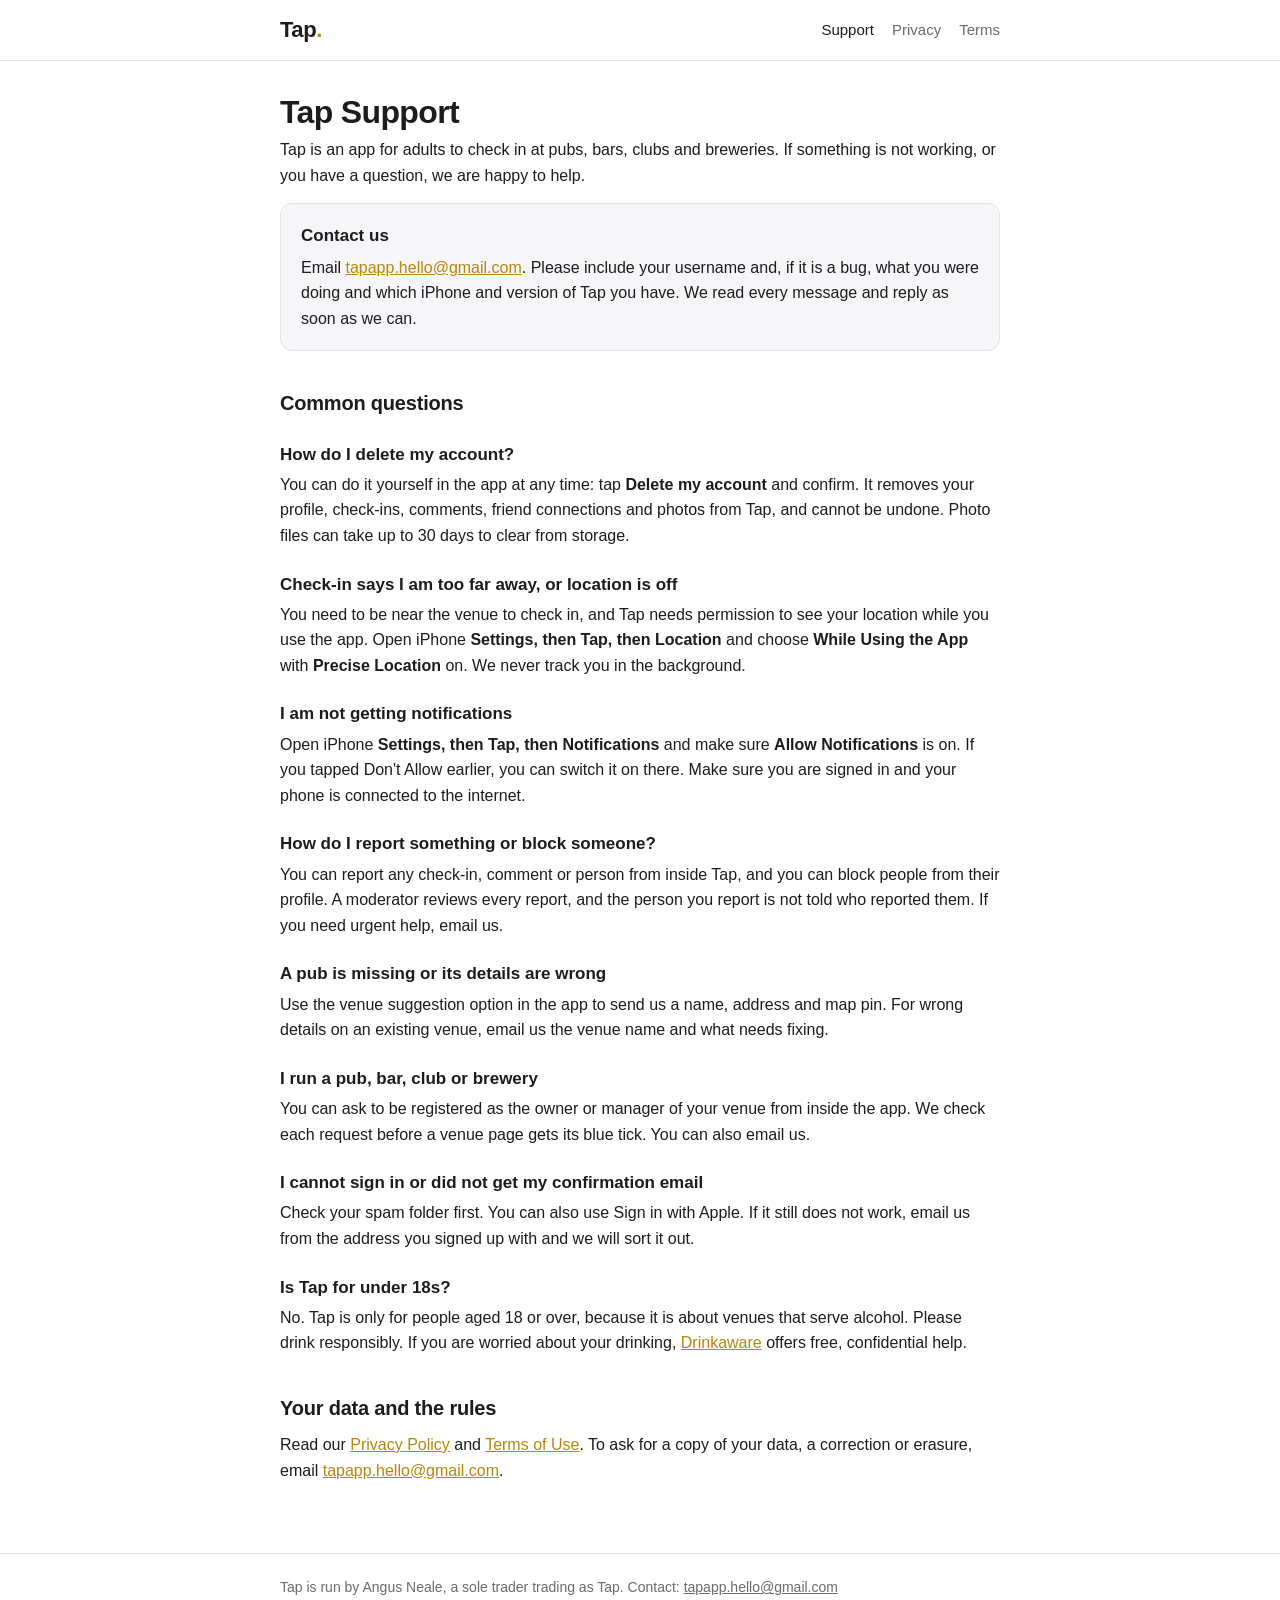
<file: index.html>
<!doctype html>
<html lang="en-GB">
<head>
<meta charset="utf-8">
<meta name="viewport" content="width=device-width,initial-scale=1">
<script>
// Email links (password reset, confirm email) land on the site root. Pass them on to the reset page.
(function () {
  var h = new URLSearchParams(location.hash.replace(/^#/, ''));
  var q = new URLSearchParams(location.search);
  if (h.has('access_token') || h.has('error_code') || h.has('error') || q.has('code') || q.has('token_hash') || q.has('error_code')) {
    location.replace('reset.html' + location.search + location.hash);
  }
})();
</script>
<title>Tap: Support</title>
<meta name="description" content="Help and contact details for the Tap pub check-in app.">
<meta name="color-scheme" content="light dark">
<link rel="stylesheet" href="style.css">
</head>
<body>
<header class="site"><div class="wrap">
<a class="brand" href="./">Tap<span>.</span></a>
<nav><a href="./" aria-current="page">Support</a><a href="privacy.html">Privacy</a><a href="terms.html">Terms</a></nav>
</div></header>
<main><div class="wrap">
<h1>Tap Support</h1>


<p>Tap is an app for adults to check in at pubs, bars, clubs and breweries. If something is not working, or you have a question, we are happy to help.</p>
<div class="card"><h3>Contact us</h3><p>Email <a href="mailto:tapapp.hello@gmail.com">tapapp.hello@gmail.com</a>. Please include your username and, if it is a bug, what you were doing and which iPhone and version of Tap you have. We read every message and reply as soon as we can.</p></div>

<h2>Common questions</h2>

<h3 class="q">How do I delete my account?</h3>
<p>You can do it yourself in the app at any time: tap <strong>Delete my account</strong> and confirm. It removes your profile, check-ins, comments, friend connections and photos from Tap, and cannot be undone. Photo files can take up to 30 days to clear from storage.</p>

<h3 class="q">Check-in says I am too far away, or location is off</h3>
<p>You need to be near the venue to check in, and Tap needs permission to see your location while you use the app. Open iPhone <strong>Settings, then Tap, then Location</strong> and choose <strong>While Using the App</strong> with <strong>Precise Location</strong> on. We never track you in the background.</p>

<h3 class="q">I am not getting notifications</h3>
<p>Open iPhone <strong>Settings, then Tap, then Notifications</strong> and make sure <strong>Allow Notifications</strong> is on. If you tapped Don't Allow earlier, you can switch it on there. Make sure you are signed in and your phone is connected to the internet.</p>

<h3 class="q">How do I report something or block someone?</h3>
<p>You can report any check-in, comment or person from inside Tap, and you can block people from their profile. A moderator reviews every report, and the person you report is not told who reported them. If you need urgent help, email us.</p>

<h3 class="q">A pub is missing or its details are wrong</h3>
<p>Use the venue suggestion option in the app to send us a name, address and map pin. For wrong details on an existing venue, email us the venue name and what needs fixing.</p>

<h3 class="q">I run a pub, bar, club or brewery</h3>
<p>You can ask to be registered as the owner or manager of your venue from inside the app. We check each request before a venue page gets its blue tick. You can also email us.</p>

<h3 class="q">I cannot sign in or did not get my confirmation email</h3>
<p>Check your spam folder first. You can also use Sign in with Apple. If it still does not work, email us from the address you signed up with and we will sort it out.</p>

<h3 class="q">Is Tap for under 18s?</h3>
<p>No. Tap is only for people aged 18 or over, because it is about venues that serve alcohol. Please drink responsibly. If you are worried about your drinking, <a href="https://www.drinkaware.co.uk">Drinkaware</a> offers free, confidential help.</p>

<h2>Your data and the rules</h2>
<p>Read our <a href="privacy.html">Privacy Policy</a> and <a href="terms.html">Terms of Use</a>. To ask for a copy of your data, a correction or erasure, email <a href="mailto:tapapp.hello@gmail.com">tapapp.hello@gmail.com</a>.</p>

</div></main>
<footer><div class="wrap">Tap is run by Angus Neale, a sole trader trading as Tap. Contact: <a href="mailto:tapapp.hello@gmail.com">tapapp.hello@gmail.com</a></div></footer>
</body>
</html>
</file>
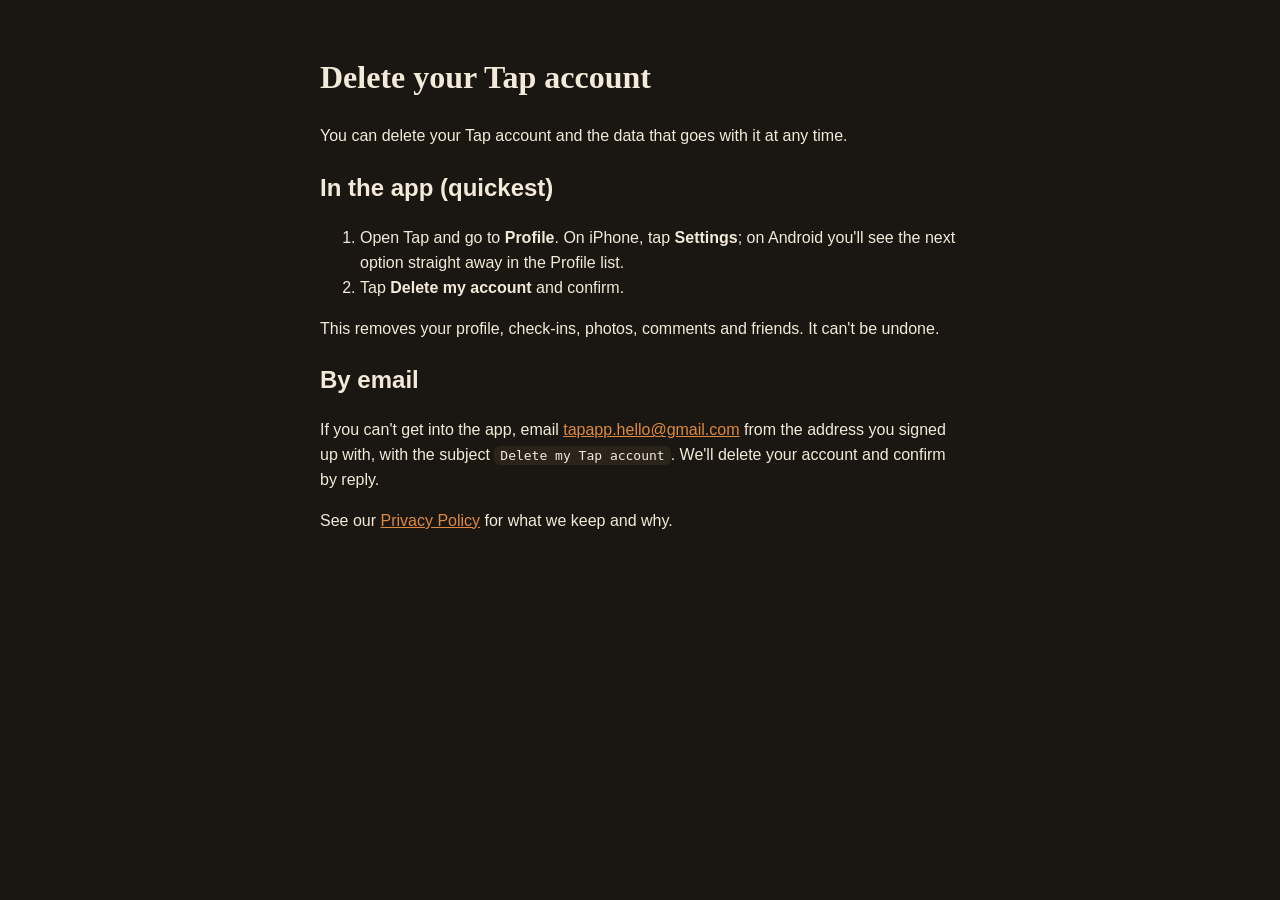
<file: delete-account.html>
<!doctype html>
<html lang="en-GB">
<head>
<meta charset="utf-8">
<meta name="viewport" content="width=device-width, initial-scale=1">
<title>Delete your Tap account</title>
<style>
  body { font-family: -apple-system, BlinkMacSystemFont, "Segoe UI", Roboto, sans-serif; background: #1a1611; color: #f3ead9; margin: 0; line-height: 1.55; }
  main { max-width: 640px; margin: 0 auto; padding: 32px 20px 60px; }
  h1 { font-family: Georgia, serif; }
  a { color: #de8a3f; }
  code { background: #2a241b; padding: 2px 6px; border-radius: 6px; }
</style>
</head>
<body>
<main>
  <h1>Delete your Tap account</h1>
  <p>You can delete your Tap account and the data that goes with it at any time.</p>
  <h2>In the app (quickest)</h2>
  <ol>
    <li>Open Tap and go to <b>Profile</b>. On iPhone, tap <b>Settings</b>; on Android you'll see the next option straight away in the Profile list.</li>
    <li>Tap <b>Delete my account</b> and confirm.</li>
  </ol>
  <p>This removes your profile, check-ins, photos, comments and friends. It can't be undone.</p>
  <h2>By email</h2>
  <p>If you can't get into the app, email <a href="mailto:tapapp.hello@gmail.com?subject=Delete%20my%20Tap%20account">tapapp.hello@gmail.com</a> from the address you signed up with, with the subject <code>Delete my Tap account</code>. We'll delete your account and confirm by reply.</p>
  <p>See our <a href="privacy.html">Privacy Policy</a> for what we keep and why.</p>
</main>
</body>
</html>
</file>
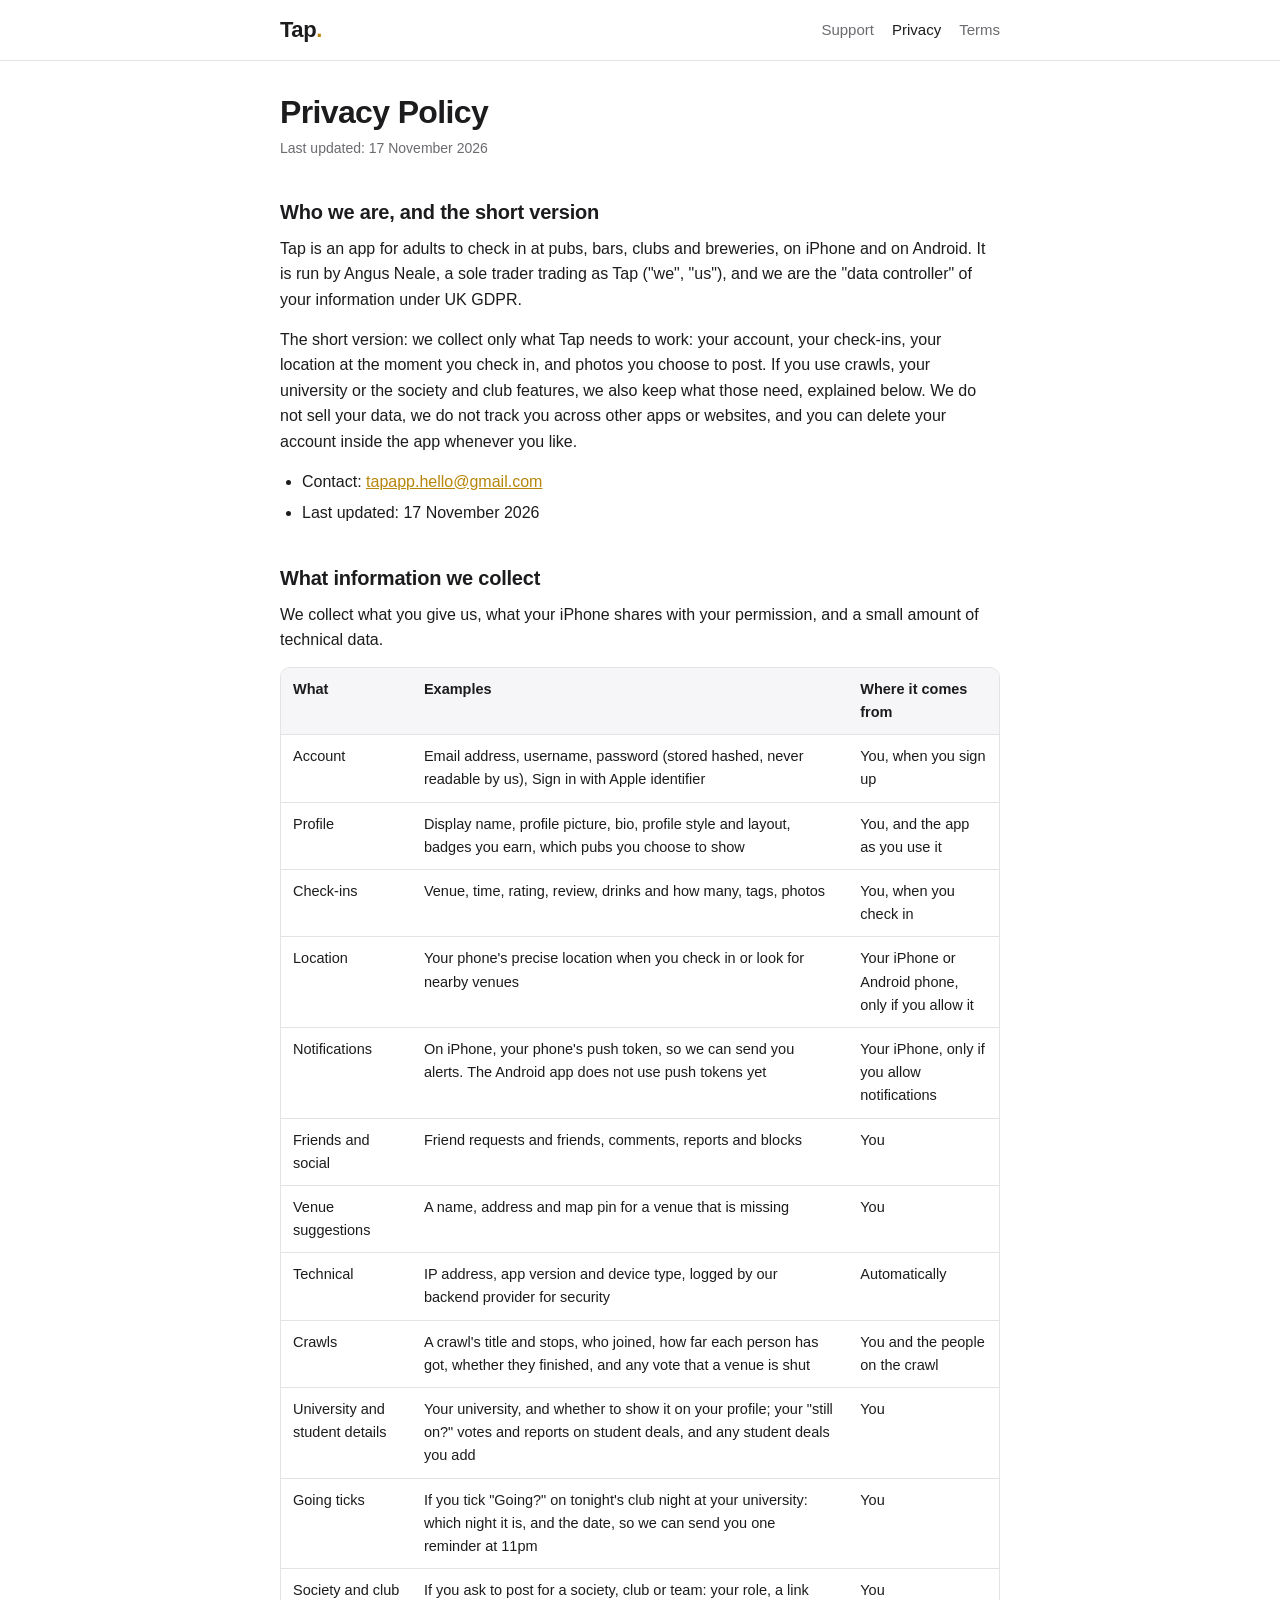
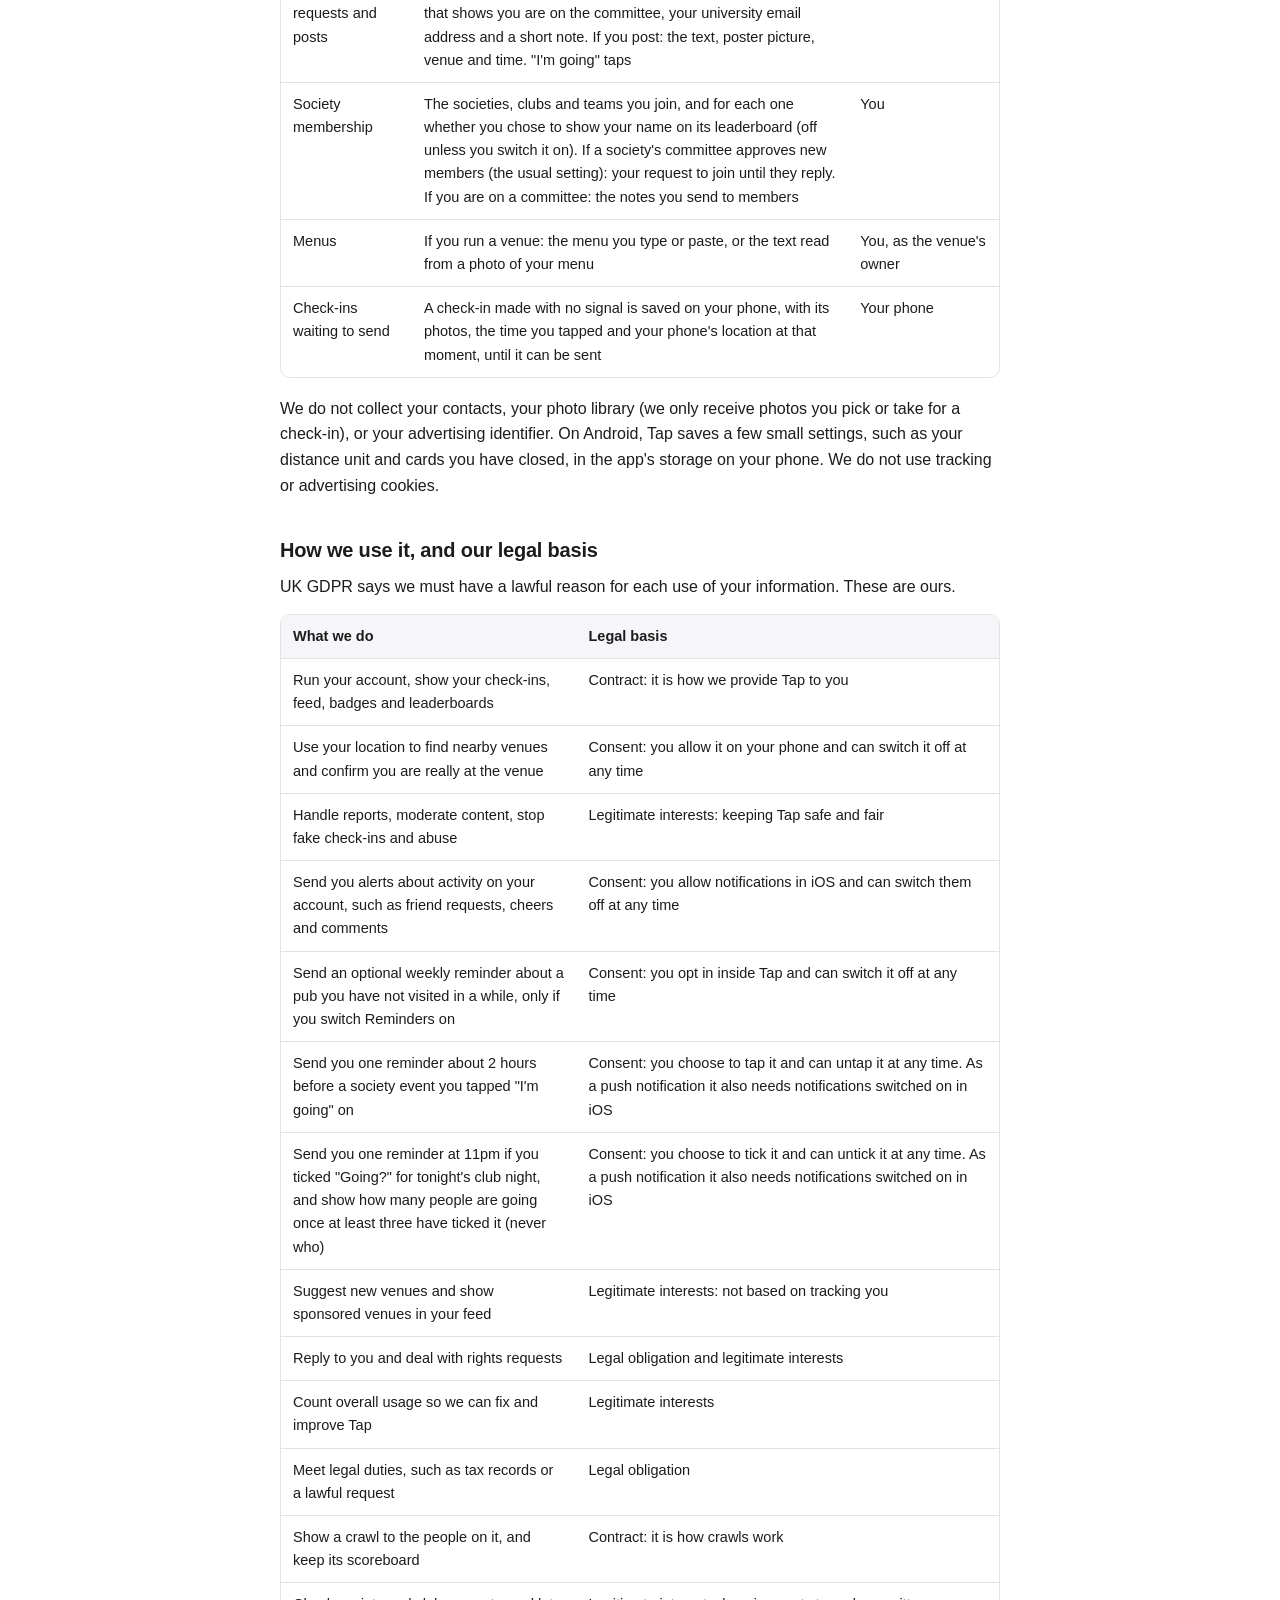
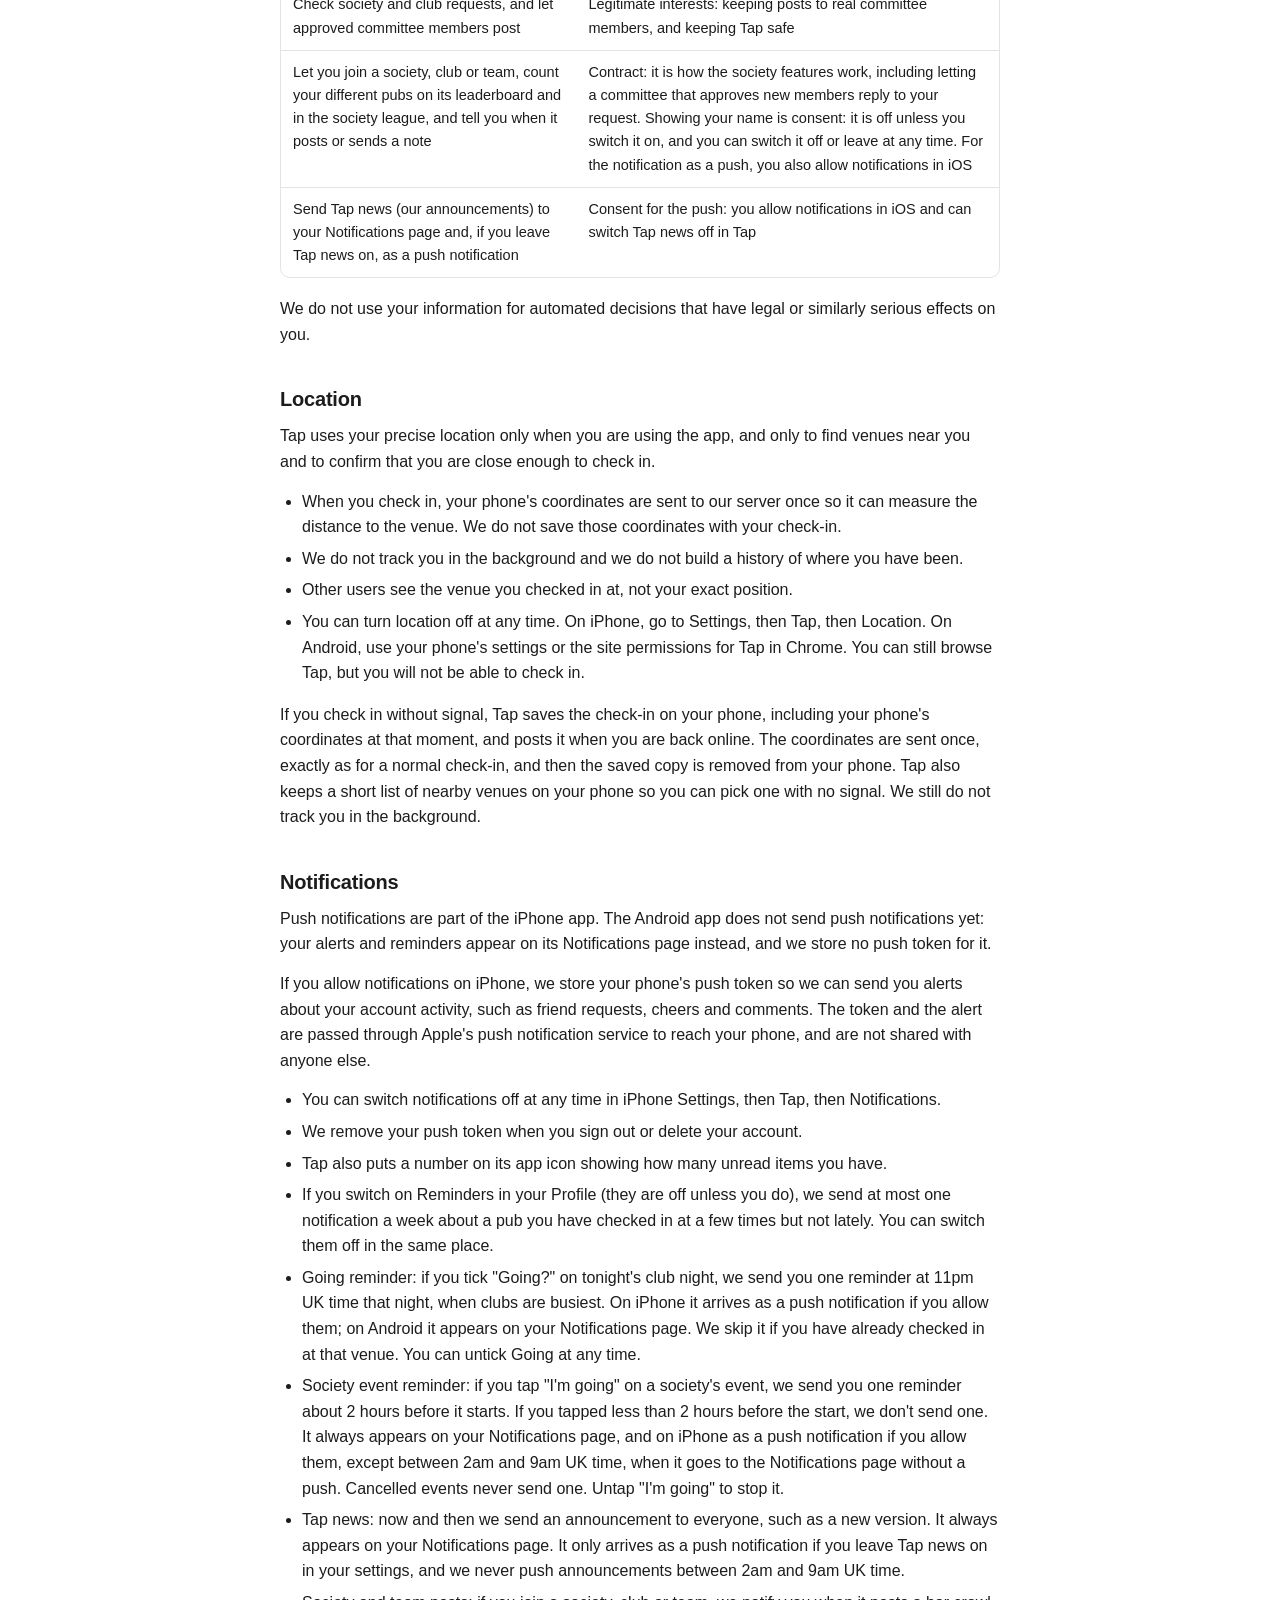
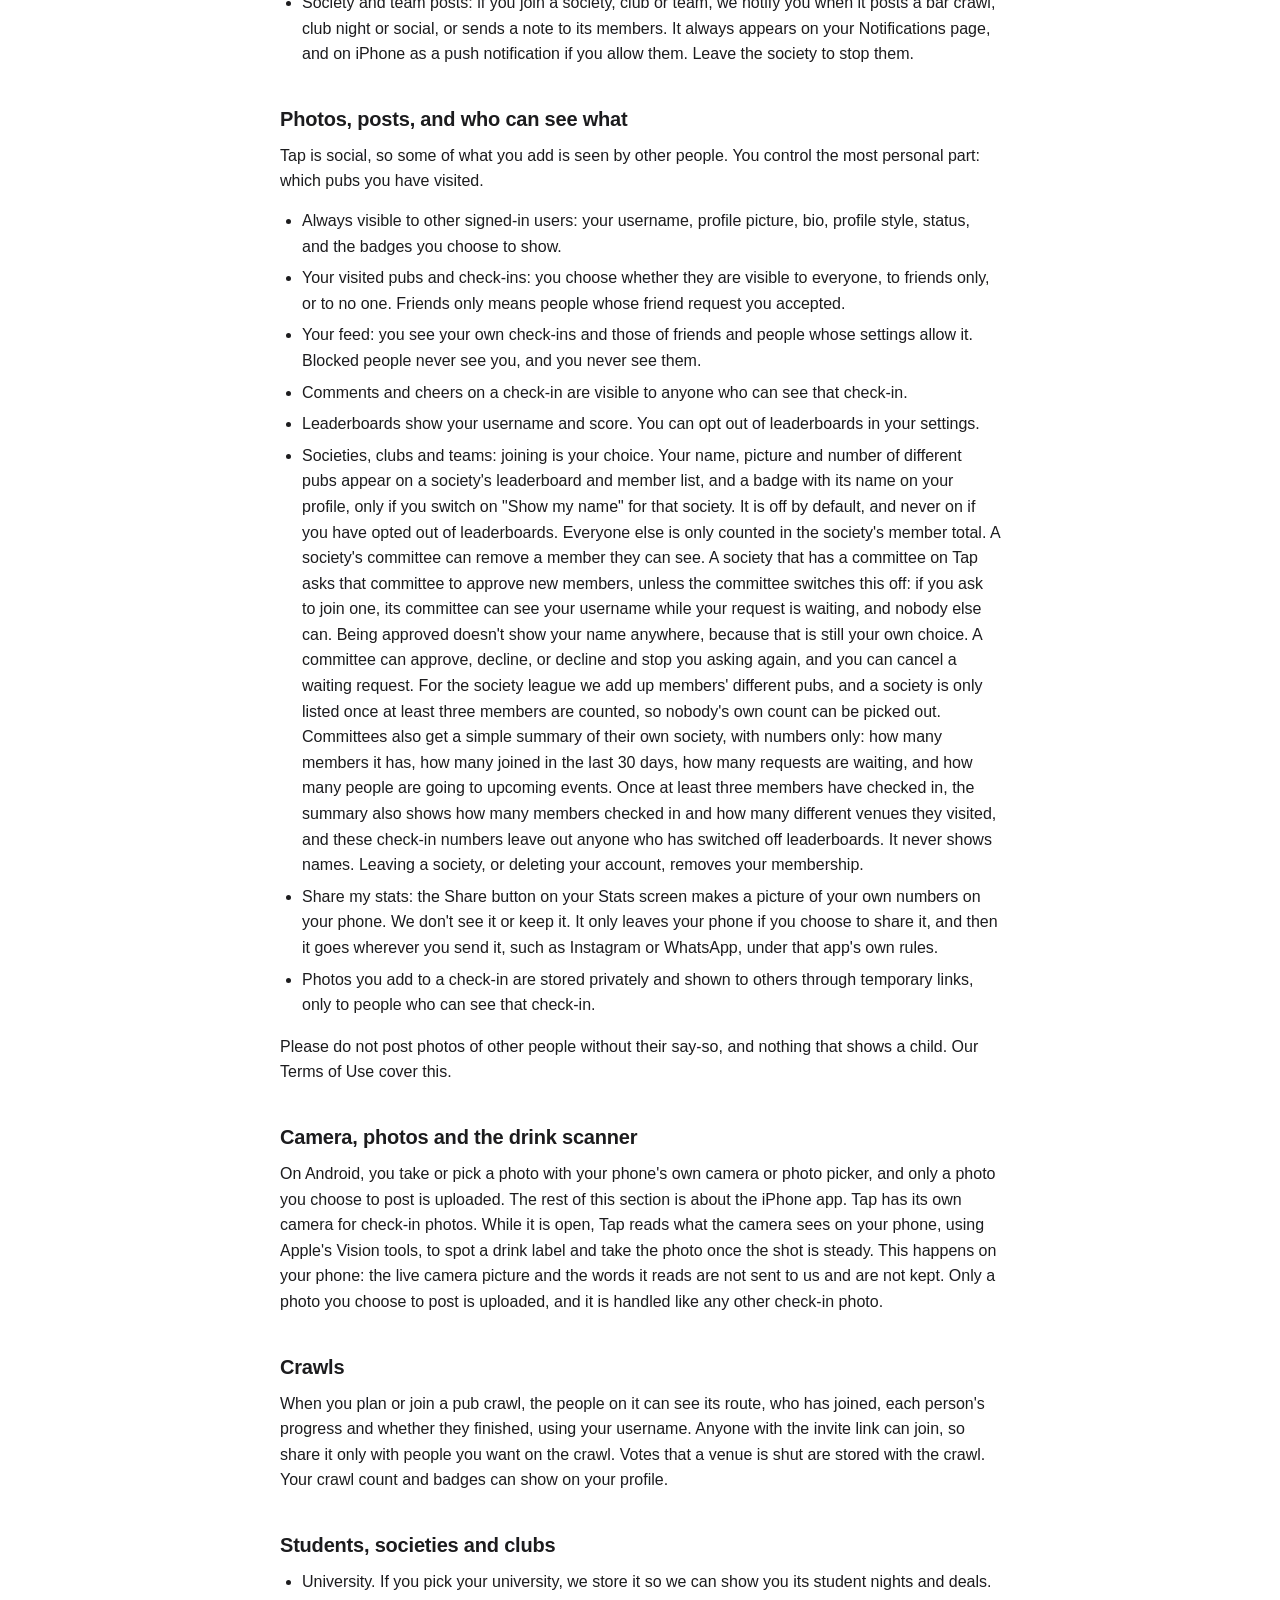
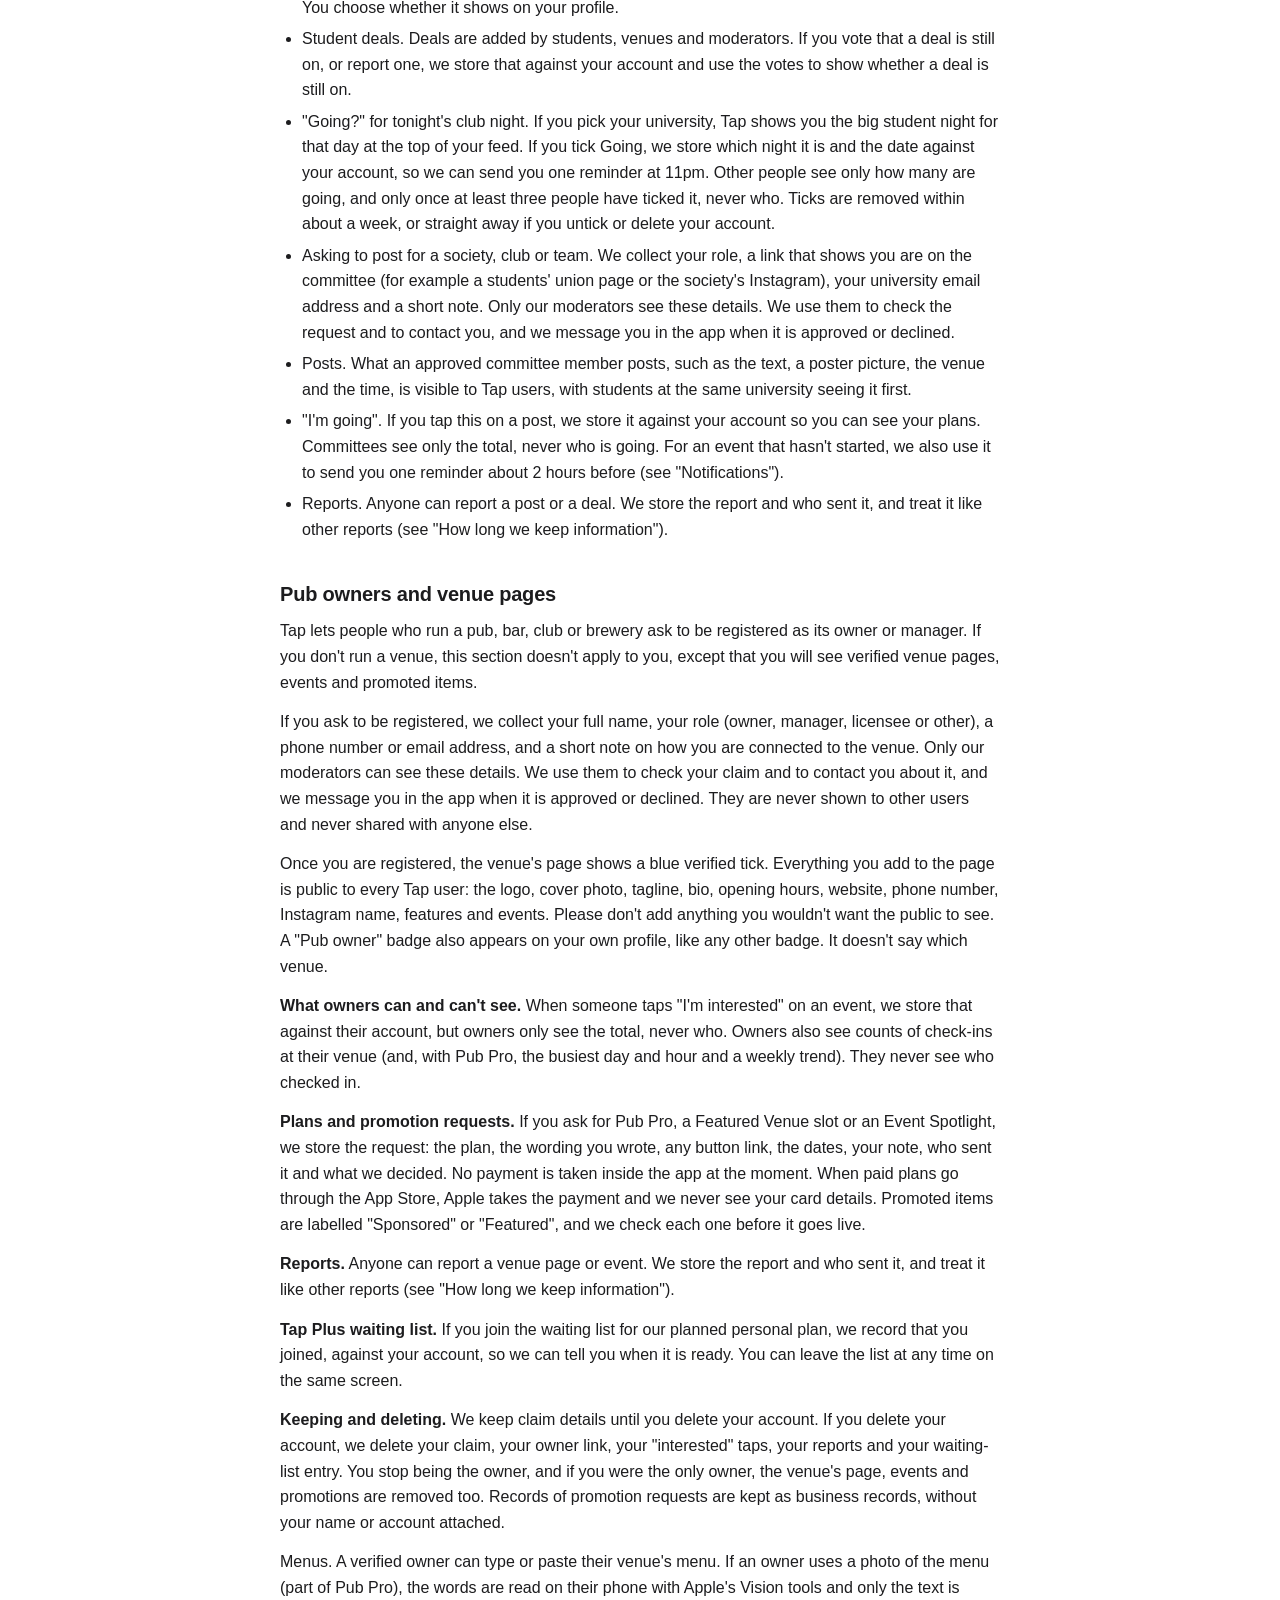
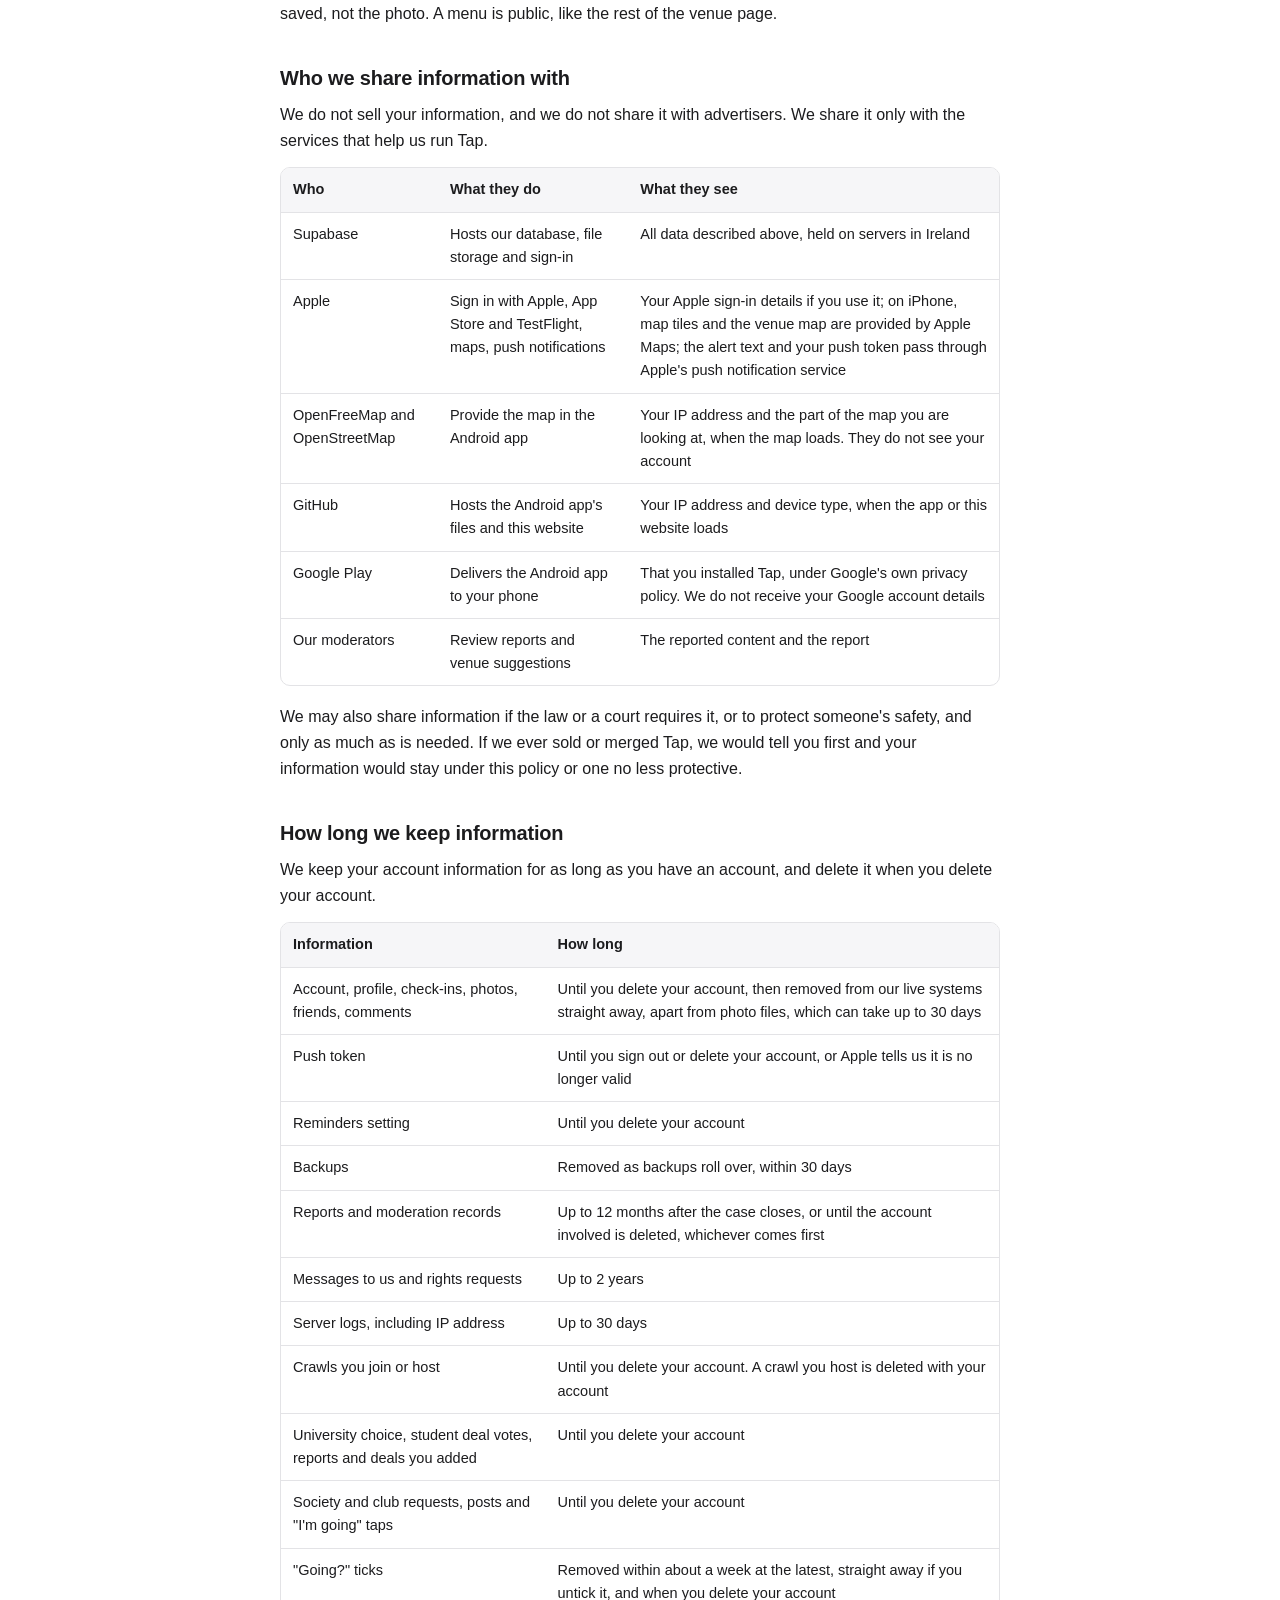
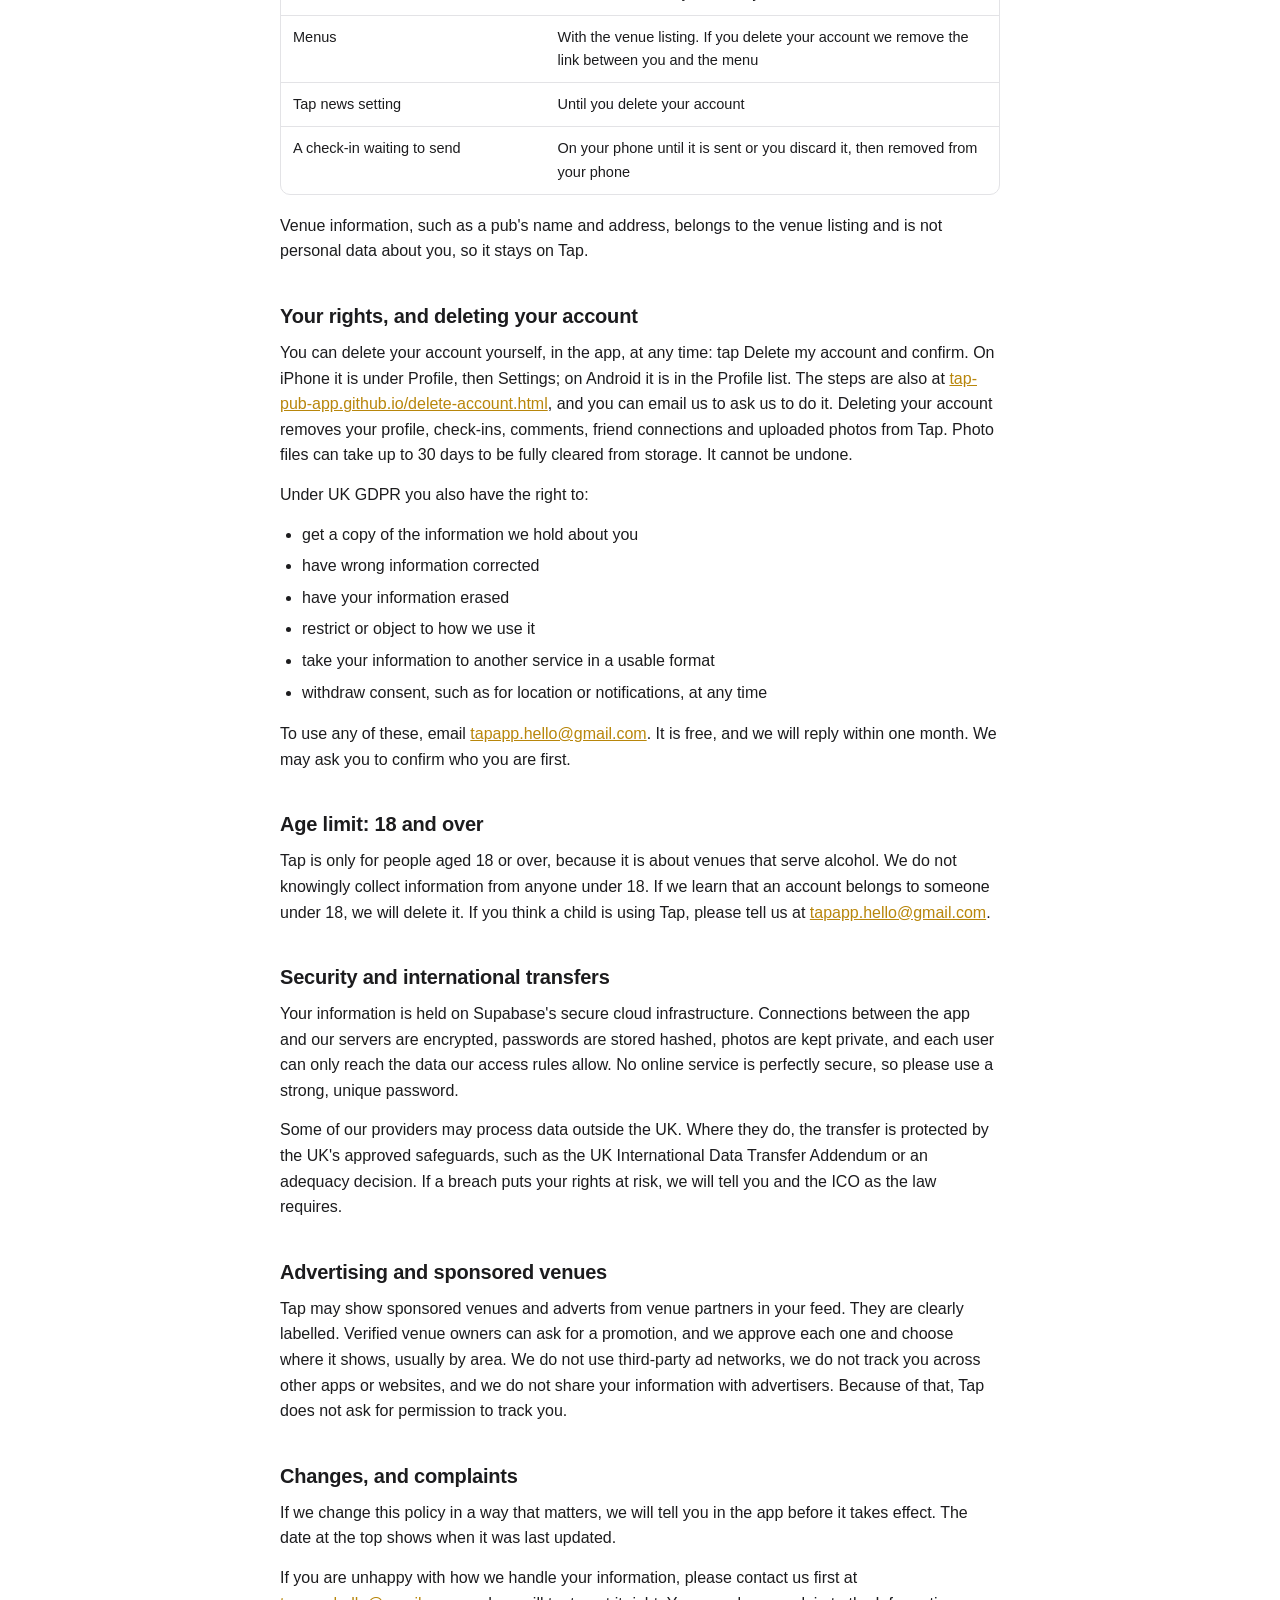
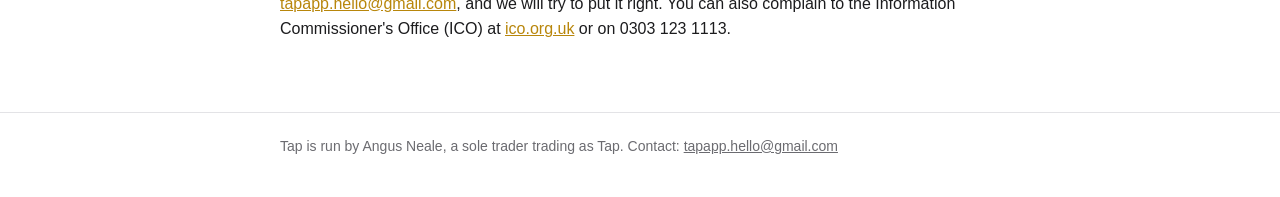
<file: privacy.html>
<!doctype html>
<html lang="en-GB">
<head>
<meta charset="utf-8">
<meta name="viewport" content="width=device-width,initial-scale=1">
<title>Tap: Privacy Policy</title>
<meta name="description" content="How Tap collects, uses and protects your information.">
<meta name="color-scheme" content="light dark">
<link rel="stylesheet" href="style.css">
</head>
<body>
<header class="site"><div class="wrap">
<a class="brand" href="./">Tap<span>.</span></a>
<nav><a href="./">Support</a><a href="privacy.html" aria-current="page">Privacy</a><a href="terms.html">Terms</a></nav>
</div></header>
<main><div class="wrap">
<h1>Privacy Policy</h1>
<p class="updated">Last updated: 17 November 2026</p>
<h2>Who we are, and the short version</h2>
<p>Tap is an app for adults to check in at pubs, bars, clubs and breweries, on iPhone and on Android. It is run by Angus Neale, a sole trader trading as Tap ("we", "us"), and we are the "data controller" of your information under UK GDPR.</p>
<p>The short version: we collect only what Tap needs to work: your account, your check-ins, your location at the moment you check in, and photos you choose to post. If you use crawls, your university or the society and club features, we also keep what those need, explained below. We do not sell your data, we do not track you across other apps or websites, and you can delete your account inside the app whenever you like.</p>
<ul>
<li>Contact: <a href="mailto:tapapp.hello@gmail.com">tapapp.hello@gmail.com</a></li>
<li>Last updated: 17 November 2026</li>
</ul>
<h2>What information we collect</h2>
<p>We collect what you give us, what your iPhone shares with your permission, and a small amount of technical data.</p>
<div class="tablewrap"><table><thead><tr><th>What</th><th>Examples</th><th>Where it comes from</th></tr></thead><tbody>
<tr><td>Account</td><td>Email address, username, password (stored hashed, never readable by us), Sign in with Apple identifier</td><td>You, when you sign up</td></tr>
<tr><td>Profile</td><td>Display name, profile picture, bio, profile style and layout, badges you earn, which pubs you choose to show</td><td>You, and the app as you use it</td></tr>
<tr><td>Check-ins</td><td>Venue, time, rating, review, drinks and how many, tags, photos</td><td>You, when you check in</td></tr>
<tr><td>Location</td><td>Your phone's precise location when you check in or look for nearby venues</td><td>Your iPhone or Android phone, only if you allow it</td></tr>
<tr><td>Notifications</td><td>On iPhone, your phone's push token, so we can send you alerts. The Android app does not use push tokens yet</td><td>Your iPhone, only if you allow notifications</td></tr>
<tr><td>Friends and social</td><td>Friend requests and friends, comments, reports and blocks</td><td>You</td></tr>
<tr><td>Venue suggestions</td><td>A name, address and map pin for a venue that is missing</td><td>You</td></tr>
<tr><td>Technical</td><td>IP address, app version and device type, logged by our backend provider for security</td><td>Automatically</td></tr>
<tr><td>Crawls</td><td>A crawl's title and stops, who joined, how far each person has got, whether they finished, and any vote that a venue is shut</td><td>You and the people on the crawl</td></tr>
<tr><td>University and student details</td><td>Your university, and whether to show it on your profile; your "still on?" votes and reports on student deals, and any student deals you add</td><td>You</td></tr>
<tr><td>Going ticks</td><td>If you tick "Going?" on tonight's club night at your university: which night it is, and the date, so we can send you one reminder at 11pm</td><td>You</td></tr>
<tr><td>Society and club requests and posts</td><td>If you ask to post for a society, club or team: your role, a link that shows you are on the committee, your university email address and a short note. If you post: the text, poster picture, venue and time. "I'm going" taps</td><td>You</td></tr>
<tr><td>Society membership</td><td>The societies, clubs and teams you join, and for each one whether you chose to show your name on its leaderboard (off unless you switch it on). If a society's committee approves new members (the usual setting): your request to join until they reply. If you are on a committee: the notes you send to members</td><td>You</td></tr>
<tr><td>Menus</td><td>If you run a venue: the menu you type or paste, or the text read from a photo of your menu</td><td>You, as the venue's owner</td></tr>
<tr><td>Check-ins waiting to send</td><td>A check-in made with no signal is saved on your phone, with its photos, the time you tapped and your phone's location at that moment, until it can be sent</td><td>Your phone</td></tr>
</tbody></table></div>
<p>We do not collect your contacts, your photo library (we only receive photos you pick or take for a check-in), or your advertising identifier. On Android, Tap saves a few small settings, such as your distance unit and cards you have closed, in the app's storage on your phone. We do not use tracking or advertising cookies.</p>
<h2>How we use it, and our legal basis</h2>
<p>UK GDPR says we must have a lawful reason for each use of your information. These are ours.</p>
<div class="tablewrap"><table><thead><tr><th>What we do</th><th>Legal basis</th></tr></thead><tbody>
<tr><td>Run your account, show your check-ins, feed, badges and leaderboards</td><td>Contract: it is how we provide Tap to you</td></tr>
<tr><td>Use your location to find nearby venues and confirm you are really at the venue</td><td>Consent: you allow it on your phone and can switch it off at any time</td></tr>
<tr><td>Handle reports, moderate content, stop fake check-ins and abuse</td><td>Legitimate interests: keeping Tap safe and fair</td></tr>
<tr><td>Send you alerts about activity on your account, such as friend requests, cheers and comments</td><td>Consent: you allow notifications in iOS and can switch them off at any time</td></tr>
<tr><td>Send an optional weekly reminder about a pub you have not visited in a while, only if you switch Reminders on</td><td>Consent: you opt in inside Tap and can switch it off at any time</td></tr>
<tr><td>Send you one reminder about 2 hours before a society event you tapped "I'm going" on</td><td>Consent: you choose to tap it and can untap it at any time. As a push notification it also needs notifications switched on in iOS</td></tr>
<tr><td>Send you one reminder at 11pm if you ticked "Going?" for tonight's club night, and show how many people are going once at least three have ticked it (never who)</td><td>Consent: you choose to tick it and can untick it at any time. As a push notification it also needs notifications switched on in iOS</td></tr>
<tr><td>Suggest new venues and show sponsored venues in your feed</td><td>Legitimate interests: not based on tracking you</td></tr>
<tr><td>Reply to you and deal with rights requests</td><td>Legal obligation and legitimate interests</td></tr>
<tr><td>Count overall usage so we can fix and improve Tap</td><td>Legitimate interests</td></tr>
<tr><td>Meet legal duties, such as tax records or a lawful request</td><td>Legal obligation</td></tr>
<tr><td>Show a crawl to the people on it, and keep its scoreboard</td><td>Contract: it is how crawls work</td></tr>
<tr><td>Check society and club requests, and let approved committee members post</td><td>Legitimate interests: keeping posts to real committee members, and keeping Tap safe</td></tr>
<tr><td>Let you join a society, club or team, count your different pubs on its leaderboard and in the society league, and tell you when it posts or sends a note</td><td>Contract: it is how the society features work, including letting a committee that approves new members reply to your request. Showing your name is consent: it is off unless you switch it on, and you can switch it off or leave at any time. For the notification as a push, you also allow notifications in iOS</td></tr>
<tr><td>Send Tap news (our announcements) to your Notifications page and, if you leave Tap news on, as a push notification</td><td>Consent for the push: you allow notifications in iOS and can switch Tap news off in Tap</td></tr>
</tbody></table></div>
<p>We do not use your information for automated decisions that have legal or similarly serious effects on you.</p>
<h2>Location</h2>
<p>Tap uses your precise location only when you are using the app, and only to find venues near you and to confirm that you are close enough to check in.</p>
<ul>
<li>When you check in, your phone's coordinates are sent to our server once so it can measure the distance to the venue. We do not save those coordinates with your check-in.</li>
<li>We do not track you in the background and we do not build a history of where you have been.</li>
<li>Other users see the venue you checked in at, not your exact position.</li>
<li>You can turn location off at any time. On iPhone, go to Settings, then Tap, then Location. On Android, use your phone's settings or the site permissions for Tap in Chrome. You can still browse Tap, but you will not be able to check in.</li>
</ul>
<p>If you check in without signal, Tap saves the check-in on your phone, including your phone's coordinates at that moment, and posts it when you are back online. The coordinates are sent once, exactly as for a normal check-in, and then the saved copy is removed from your phone. Tap also keeps a short list of nearby venues on your phone so you can pick one with no signal. We still do not track you in the background.</p>
<h2>Notifications</h2>
<p>Push notifications are part of the iPhone app. The Android app does not send push notifications yet: your alerts and reminders appear on its Notifications page instead, and we store no push token for it.</p>
<p>If you allow notifications on iPhone, we store your phone's push token so we can send you alerts about your account activity, such as friend requests, cheers and comments. The token and the alert are passed through Apple's push notification service to reach your phone, and are not shared with anyone else.</p>
<ul>
<li>You can switch notifications off at any time in iPhone Settings, then Tap, then Notifications.</li>
<li>We remove your push token when you sign out or delete your account.</li>
<li>Tap also puts a number on its app icon showing how many unread items you have.</li>
<li>If you switch on Reminders in your Profile (they are off unless you do), we send at most one notification a week about a pub you have checked in at a few times but not lately. You can switch them off in the same place.</li>
<li>Going reminder: if you tick "Going?" on tonight's club night, we send you one reminder at 11pm UK time that night, when clubs are busiest. On iPhone it arrives as a push notification if you allow them; on Android it appears on your Notifications page. We skip it if you have already checked in at that venue. You can untick Going at any time.</li>
<li>Society event reminder: if you tap "I'm going" on a society's event, we send you one reminder about 2 hours before it starts. If you tapped less than 2 hours before the start, we don't send one. It always appears on your Notifications page, and on iPhone as a push notification if you allow them, except between 2am and 9am UK time, when it goes to the Notifications page without a push. Cancelled events never send one. Untap "I'm going" to stop it.</li>
<li>Tap news: now and then we send an announcement to everyone, such as a new version. It always appears on your Notifications page. It only arrives as a push notification if you leave Tap news on in your settings, and we never push announcements between 2am and 9am UK time.</li>
<li>Society and team posts: if you join a society, club or team, we notify you when it posts a bar crawl, club night or social, or sends a note to its members. It always appears on your Notifications page, and on iPhone as a push notification if you allow them. Leave the society to stop them.</li>
</ul>
<h2>Photos, posts, and who can see what</h2>
<p>Tap is social, so some of what you add is seen by other people. You control the most personal part: which pubs you have visited.</p>
<ul>
<li>Always visible to other signed-in users: your username, profile picture, bio, profile style, status, and the badges you choose to show.</li>
<li>Your visited pubs and check-ins: you choose whether they are visible to everyone, to friends only, or to no one. Friends only means people whose friend request you accepted.</li>
<li>Your feed: you see your own check-ins and those of friends and people whose settings allow it. Blocked people never see you, and you never see them.</li>
<li>Comments and cheers on a check-in are visible to anyone who can see that check-in.</li>
<li>Leaderboards show your username and score. You can opt out of leaderboards in your settings.</li>
<li>Societies, clubs and teams: joining is your choice. Your name, picture and number of different pubs appear on a society's leaderboard and member list, and a badge with its name on your profile, only if you switch on "Show my name" for that society. It is off by default, and never on if you have opted out of leaderboards. Everyone else is only counted in the society's member total. A society's committee can remove a member they can see. A society that has a committee on Tap asks that committee to approve new members, unless the committee switches this off: if you ask to join one, its committee can see your username while your request is waiting, and nobody else can. Being approved doesn't show your name anywhere, because that is still your own choice. A committee can approve, decline, or decline and stop you asking again, and you can cancel a waiting request. For the society league we add up members' different pubs, and a society is only listed once at least three members are counted, so nobody's own count can be picked out. Committees also get a simple summary of their own society, with numbers only: how many members it has, how many joined in the last 30 days, how many requests are waiting, and how many people are going to upcoming events. Once at least three members have checked in, the summary also shows how many members checked in and how many different venues they visited, and these check-in numbers leave out anyone who has switched off leaderboards. It never shows names. Leaving a society, or deleting your account, removes your membership.</li>
<li>Share my stats: the Share button on your Stats screen makes a picture of your own numbers on your phone. We don't see it or keep it. It only leaves your phone if you choose to share it, and then it goes wherever you send it, such as Instagram or WhatsApp, under that app's own rules.</li>
<li>Photos you add to a check-in are stored privately and shown to others through temporary links, only to people who can see that check-in.</li>
</ul>
<p>Please do not post photos of other people without their say-so, and nothing that shows a child. Our Terms of Use cover this.</p>
<h2>Camera, photos and the drink scanner</h2>
<p>On Android, you take or pick a photo with your phone's own camera or photo picker, and only a photo you choose to post is uploaded. The rest of this section is about the iPhone app. Tap has its own camera for check-in photos. While it is open, Tap reads what the camera sees on your phone, using Apple's Vision tools, to spot a drink label and take the photo once the shot is steady. This happens on your phone: the live camera picture and the words it reads are not sent to us and are not kept. Only a photo you choose to post is uploaded, and it is handled like any other check-in photo.</p>
<h2>Crawls</h2>
<p>When you plan or join a pub crawl, the people on it can see its route, who has joined, each person's progress and whether they finished, using your username. Anyone with the invite link can join, so share it only with people you want on the crawl. Votes that a venue is shut are stored with the crawl. Your crawl count and badges can show on your profile.</p>
<h2>Students, societies and clubs</h2>
<ul>
<li>University. If you pick your university, we store it so we can show you its student nights and deals. You choose whether it shows on your profile.</li>
<li>Student deals. Deals are added by students, venues and moderators. If you vote that a deal is still on, or report one, we store that against your account and use the votes to show whether a deal is still on.</li>
<li>"Going?" for tonight's club night. If you pick your university, Tap shows you the big student night for that day at the top of your feed. If you tick Going, we store which night it is and the date against your account, so we can send you one reminder at 11pm. Other people see only how many are going, and only once at least three people have ticked it, never who. Ticks are removed within about a week, or straight away if you untick or delete your account.</li>
<li>Asking to post for a society, club or team. We collect your role, a link that shows you are on the committee (for example a students' union page or the society's Instagram), your university email address and a short note. Only our moderators see these details. We use them to check the request and to contact you, and we message you in the app when it is approved or declined.</li>
<li>Posts. What an approved committee member posts, such as the text, a poster picture, the venue and the time, is visible to Tap users, with students at the same university seeing it first.</li>
<li>"I'm going". If you tap this on a post, we store it against your account so you can see your plans. Committees see only the total, never who is going. For an event that hasn't started, we also use it to send you one reminder about 2 hours before (see "Notifications").</li>
<li>Reports. Anyone can report a post or a deal. We store the report and who sent it, and treat it like other reports (see "How long we keep information").</li>
</ul>
<h2>Pub owners and venue pages</h2>
<p>Tap lets people who run a pub, bar, club or brewery ask to be registered as its owner or manager. If you don't run a venue, this section doesn't apply to you, except that you will see verified venue pages, events and promoted items.</p>
<p>If you ask to be registered, we collect your full name, your role (owner, manager, licensee or other), a phone number or email address, and a short note on how you are connected to the venue. Only our moderators can see these details. We use them to check your claim and to contact you about it, and we message you in the app when it is approved or declined. They are never shown to other users and never shared with anyone else.</p>
<p>Once you are registered, the venue's page shows a blue verified tick. Everything you add to the page is public to every Tap user: the logo, cover photo, tagline, bio, opening hours, website, phone number, Instagram name, features and events. Please don't add anything you wouldn't want the public to see. A "Pub owner" badge also appears on your own profile, like any other badge. It doesn't say which venue.</p>
<p><strong>What owners can and can't see.</strong> When someone taps "I'm interested" on an event, we store that against their account, but owners only see the total, never who. Owners also see counts of check-ins at their venue (and, with Pub Pro, the busiest day and hour and a weekly trend). They never see who checked in.</p>
<p><strong>Plans and promotion requests.</strong> If you ask for Pub Pro, a Featured Venue slot or an Event Spotlight, we store the request: the plan, the wording you wrote, any button link, the dates, your note, who sent it and what we decided. No payment is taken inside the app at the moment. When paid plans go through the App Store, Apple takes the payment and we never see your card details. Promoted items are labelled "Sponsored" or "Featured", and we check each one before it goes live.</p>
<p><strong>Reports.</strong> Anyone can report a venue page or event. We store the report and who sent it, and treat it like other reports (see "How long we keep information").</p>
<p><strong>Tap Plus waiting list.</strong> If you join the waiting list for our planned personal plan, we record that you joined, against your account, so we can tell you when it is ready. You can leave the list at any time on the same screen.</p>
<p><strong>Keeping and deleting.</strong> We keep claim details until you delete your account. If you delete your account, we delete your claim, your owner link, your "interested" taps, your reports and your waiting-list entry. You stop being the owner, and if you were the only owner, the venue's page, events and promotions are removed too. Records of promotion requests are kept as business records, without your name or account attached.</p>
<p>Menus. A verified owner can type or paste their venue's menu. If an owner uses a photo of the menu (part of Pub Pro), the words are read on their phone with Apple's Vision tools and only the text is saved, not the photo. A menu is public, like the rest of the venue page.</p>
<h2>Who we share information with</h2>
<p>We do not sell your information, and we do not share it with advertisers. We share it only with the services that help us run Tap.</p>
<div class="tablewrap"><table><thead><tr><th>Who</th><th>What they do</th><th>What they see</th></tr></thead><tbody>
<tr><td>Supabase</td><td>Hosts our database, file storage and sign-in</td><td>All data described above, held on servers in Ireland</td></tr>
<tr><td>Apple</td><td>Sign in with Apple, App Store and TestFlight, maps, push notifications</td><td>Your Apple sign-in details if you use it; on iPhone, map tiles and the venue map are provided by Apple Maps; the alert text and your push token pass through Apple's push notification service</td></tr>
<tr><td>OpenFreeMap and OpenStreetMap</td><td>Provide the map in the Android app</td><td>Your IP address and the part of the map you are looking at, when the map loads. They do not see your account</td></tr>
<tr><td>GitHub</td><td>Hosts the Android app's files and this website</td><td>Your IP address and device type, when the app or this website loads</td></tr>
<tr><td>Google Play</td><td>Delivers the Android app to your phone</td><td>That you installed Tap, under Google's own privacy policy. We do not receive your Google account details</td></tr>
<tr><td>Our moderators</td><td>Review reports and venue suggestions</td><td>The reported content and the report</td></tr>
</tbody></table></div>
<p>We may also share information if the law or a court requires it, or to protect someone's safety, and only as much as is needed. If we ever sold or merged Tap, we would tell you first and your information would stay under this policy or one no less protective.</p>
<h2>How long we keep information</h2>
<p>We keep your account information for as long as you have an account, and delete it when you delete your account.</p>
<div class="tablewrap"><table><thead><tr><th>Information</th><th>How long</th></tr></thead><tbody>
<tr><td>Account, profile, check-ins, photos, friends, comments</td><td>Until you delete your account, then removed from our live systems straight away, apart from photo files, which can take up to 30 days</td></tr>
<tr><td>Push token</td><td>Until you sign out or delete your account, or Apple tells us it is no longer valid</td></tr>
<tr><td>Reminders setting</td><td>Until you delete your account</td></tr>
<tr><td>Backups</td><td>Removed as backups roll over, within 30 days</td></tr>
<tr><td>Reports and moderation records</td><td>Up to 12 months after the case closes, or until the account involved is deleted, whichever comes first</td></tr>
<tr><td>Messages to us and rights requests</td><td>Up to 2 years</td></tr>
<tr><td>Server logs, including IP address</td><td>Up to 30 days</td></tr>
<tr><td>Crawls you join or host</td><td>Until you delete your account. A crawl you host is deleted with your account</td></tr>
<tr><td>University choice, student deal votes, reports and deals you added</td><td>Until you delete your account</td></tr>
<tr><td>Society and club requests, posts and "I'm going" taps</td><td>Until you delete your account</td></tr>
<tr><td>"Going?" ticks</td><td>Removed within about a week at the latest, straight away if you untick it, and when you delete your account</td></tr>
<tr><td>Menus</td><td>With the venue listing. If you delete your account we remove the link between you and the menu</td></tr>
<tr><td>Tap news setting</td><td>Until you delete your account</td></tr>
<tr><td>A check-in waiting to send</td><td>On your phone until it is sent or you discard it, then removed from your phone</td></tr>
</tbody></table></div>
<p>Venue information, such as a pub's name and address, belongs to the venue listing and is not personal data about you, so it stays on Tap.</p>
<h2>Your rights, and deleting your account</h2>
<p>You can delete your account yourself, in the app, at any time: tap Delete my account and confirm. On iPhone it is under Profile, then Settings; on Android it is in the Profile list. The steps are also at <a href="delete-account.html">tap-pub-app.github.io/delete-account.html</a>, and you can email us to ask us to do it. Deleting your account removes your profile, check-ins, comments, friend connections and uploaded photos from Tap. Photo files can take up to 30 days to be fully cleared from storage. It cannot be undone.</p>
<p>Under UK GDPR you also have the right to:</p>
<ul>
<li>get a copy of the information we hold about you</li>
<li>have wrong information corrected</li>
<li>have your information erased</li>
<li>restrict or object to how we use it</li>
<li>take your information to another service in a usable format</li>
<li>withdraw consent, such as for location or notifications, at any time</li>
</ul>
<p>To use any of these, email <a href="mailto:tapapp.hello@gmail.com">tapapp.hello@gmail.com</a>. It is free, and we will reply within one month. We may ask you to confirm who you are first.</p>
<h2>Age limit: 18 and over</h2>
<p>Tap is only for people aged 18 or over, because it is about venues that serve alcohol. We do not knowingly collect information from anyone under 18. If we learn that an account belongs to someone under 18, we will delete it. If you think a child is using Tap, please tell us at <a href="mailto:tapapp.hello@gmail.com">tapapp.hello@gmail.com</a>.</p>
<h2>Security and international transfers</h2>
<p>Your information is held on Supabase's secure cloud infrastructure. Connections between the app and our servers are encrypted, passwords are stored hashed, photos are kept private, and each user can only reach the data our access rules allow. No online service is perfectly secure, so please use a strong, unique password.</p>
<p>Some of our providers may process data outside the UK. Where they do, the transfer is protected by the UK's approved safeguards, such as the UK International Data Transfer Addendum or an adequacy decision. If a breach puts your rights at risk, we will tell you and the ICO as the law requires.</p>
<h2>Advertising and sponsored venues</h2>
<p>Tap may show sponsored venues and adverts from venue partners in your feed. They are clearly labelled. Verified venue owners can ask for a promotion, and we approve each one and choose where it shows, usually by area. We do not use third-party ad networks, we do not track you across other apps or websites, and we do not share your information with advertisers. Because of that, Tap does not ask for permission to track you.</p>
<h2>Changes, and complaints</h2>
<p>If we change this policy in a way that matters, we will tell you in the app before it takes effect. The date at the top shows when it was last updated.</p>
<p>If you are unhappy with how we handle your information, please contact us first at <a href="mailto:tapapp.hello@gmail.com">tapapp.hello@gmail.com</a>, and we will try to put it right. You can also complain to the Information Commissioner's Office (ICO) at <a href="https://ico.org.uk">ico.org.uk</a> or on 0303 123 1113.</p>
</div></main>
<footer><div class="wrap">Tap is run by Angus Neale, a sole trader trading as Tap. Contact: <a href="mailto:tapapp.hello@gmail.com">tapapp.hello@gmail.com</a></div></footer>
</body>
</html>
</file>
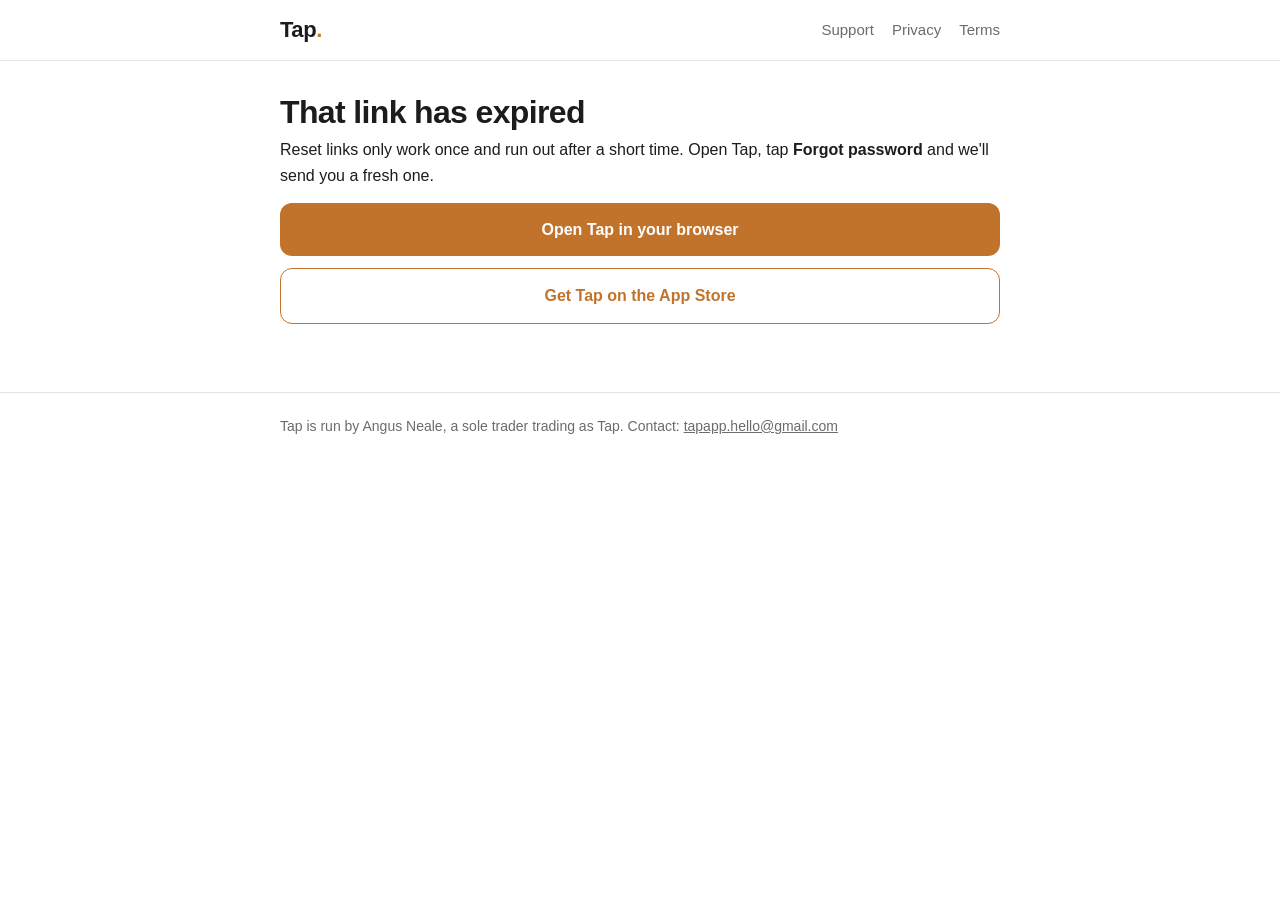
<file: reset.html>
<!doctype html>
<html lang="en-GB">
<head>
<meta charset="utf-8">
<meta name="viewport" content="width=device-width,initial-scale=1">
<meta name="referrer" content="no-referrer">
<meta name="robots" content="noindex">
<meta name="color-scheme" content="light dark">
<title>Tap: reset your password</title>
<link rel="stylesheet" href="style.css">
<style>
.sbtn { display: block; text-align: center; padding: 14px 18px; border-radius: 12px; font-weight: 600; text-decoration: none; margin: 12px 0; }
.sbtn.primary { background: #C2732B; color: #fff; }
.sbtn.secondary { border: 1.5px solid #C2732B; color: #C2732B; }
.sbtn:hover { opacity: .9; }
.small { font-size: .9em; opacity: .8; }
.fld { display: block; font-weight: 600; margin: 14px 0; }
.fld input { display: block; width: 100%; box-sizing: border-box; margin-top: 6px; padding: 12px 14px; font-size: 16px; border-radius: 10px; border: 1.5px solid #bbb; background: transparent; color: inherit; }
.err { color: #c0392b; font-weight: 600; }
button.sbtn { width: 100%; border: 0; font-size: 1em; cursor: pointer; font-family: inherit; }
button.sbtn:disabled { opacity: .6; cursor: default; }
[hidden] { display: none !important; }
</style>
</head>
<body>
<header class="site"><div class="wrap">
<a class="brand" href="./">Tap<span>.</span></a>
<nav><a href="./">Support</a><a href="privacy.html">Privacy</a><a href="terms.html">Terms</a></nav>
</div></header>
<main><div class="wrap">

<div id="form" hidden>
<h1>Choose a new password</h1>
<p>Pick something you'll remember after a few pints. At least 8 characters.</p>
<form id="resetForm" novalidate>
<label class="fld">New password<input id="pw1" type="password" autocomplete="new-password" minlength="8" required></label>
<label class="fld">Type it again<input id="pw2" type="password" autocomplete="new-password" minlength="8" required></label>
<p id="err" class="err" role="alert" hidden></p>
<button class="sbtn primary" id="saveBtn" type="submit">Save new password</button>
</form>
</div>

<div id="done" hidden>
<h1>Password changed</h1>
<p>Cheers. Open Tap and log in with your new password.</p>
<a class="sbtn primary" id="openApp" href="tap://">Open the Tap app</a>
<a class="sbtn secondary" href="https://tap-pub-app.github.io/tap-web/">Open Tap in your browser</a>
</div>

<div id="other" hidden>
<h1>Opening Tap</h1>
<p>Taking you to Tap&hellip;</p>
<a class="sbtn primary" id="webOther" href="#">Continue</a>
</div>

<div id="expired" hidden>
<h1>That link has expired</h1>
<p>Reset links only work once and run out after a short time. Open Tap, tap <strong>Forgot password</strong> and we'll send you a fresh one.</p>
<a class="sbtn primary" href="https://tap-pub-app.github.io/tap-web/">Open Tap in your browser</a>
<a class="sbtn secondary" href="https://apps.apple.com/app/id6819763345">Get Tap on the App Store</a>
</div>

</div></main>
<footer><div class="wrap">Tap is run by Angus Neale, a sole trader trading as Tap. Contact: <a href="mailto:tapapp.hello@gmail.com">tapapp.hello@gmail.com</a></div></footer>
<script>
(function () {
  var SB = 'https://cvtmlvllyrwpzrfssedg.supabase.co/auth/v1';
  var KEY = 'sb_publishable_X_j103mTWF5CkjzBG07wiA_dm4FXkLU';
  var WEB = 'https://tap-pub-app.github.io/tap-web/';
  var search = location.search || '', hash = location.hash || '';
  var hp = new URLSearchParams(hash.replace(/^#/, '')), qp = new URLSearchParams(search);
  var type = qp.get('type') || hp.get('type') || '';
  var tokenHash = qp.get('token_hash');
  var accessToken = hp.get('access_token');
  var hasError = hp.has('error') || hp.has('error_code') || qp.has('error') || qp.has('error_code');
  function $(id) { return document.getElementById(id); }
  function show(id) { ['form', 'done', 'other', 'expired'].forEach(function (x) { $(x).hidden = x !== id; }); }

  // Keep the one-time token out of the address bar and browser history.
  if (tokenHash || accessToken) { try { history.replaceState(null, '', location.pathname); } catch (e) {} }

  if (hasError) { show('expired'); return; }

  if (type === 'recovery' && (tokenHash || accessToken)) {
    show('form');
    var session = accessToken; // the token is only used after Save is pressed, so link scanners can't use it up
    var err = $('err'), btn = $('saveBtn');
    function fail(msg) { err.textContent = msg; err.hidden = false; btn.disabled = false; btn.textContent = 'Save new password'; }
    function api(method, path, body, token) {
      var h = { 'Content-Type': 'application/json', apikey: KEY };
      if (token) h.Authorization = 'Bearer ' + token;
      return fetch(SB + path, { method: method, headers: h, body: body ? JSON.stringify(body) : undefined })
        .then(function (r) { return r.json().catch(function () { return {}; }).then(function (j) { return { ok: r.ok, status: r.status, data: j }; }); });
    }
    $('resetForm').addEventListener('submit', function (ev) {
      ev.preventDefault(); err.hidden = true;
      var p1 = $('pw1').value, p2 = $('pw2').value;
      if (p1.length < 8) return fail('Use at least 8 characters.');
      if (p1 !== p2) return fail("Those passwords don't match.");
      btn.disabled = true; btn.textContent = 'Saving\u2026';
      var getSession = session ? Promise.resolve(session) : api('POST', '/verify', { type: 'recovery', token_hash: tokenHash }).then(function (r) {
        if (!r.ok || !r.data.access_token) { show('expired'); throw null; }
        session = r.data.access_token; return session;
      });
      getSession.then(function (tok) {
        return api('PUT', '/user', { password: p1 }, tok);
      }).then(function (r) {
        if (r.ok) {
          api('POST', '/logout?scope=local', null, session).catch(function () {});
          show('done'); return;
        }
        var code = r.data.error_code || r.data.code || '', msg = r.data.msg || r.data.message || '';
        if (code === 'same_password') return fail("That's your current password. Pick a new one.");
        if (code === 'weak_password') return fail('That password is too easy to guess. Try a longer one.');
        if (r.status === 401 || r.status === 403) { show('expired'); return; }
        fail(msg || 'Something went wrong. Try again in a minute.');
      }).catch(function (e) { if (e !== null) fail('No connection. Check your signal and try again.'); });
    });
    return;
  }

  // Old-style links from before this fix (they can't be used outside the device that asked for them).
  if (type === 'recovery' || qp.has('code') || !(tokenHash || accessToken)) { show('expired'); return; }

  // Any other Tap email link (e.g. email confirmation): hand it to the web app.
  var webUrl = WEB + search + hash;
  $('webOther').href = webUrl; show('other'); location.replace(webUrl);
})();
</script>
</body>
</html>
</file>
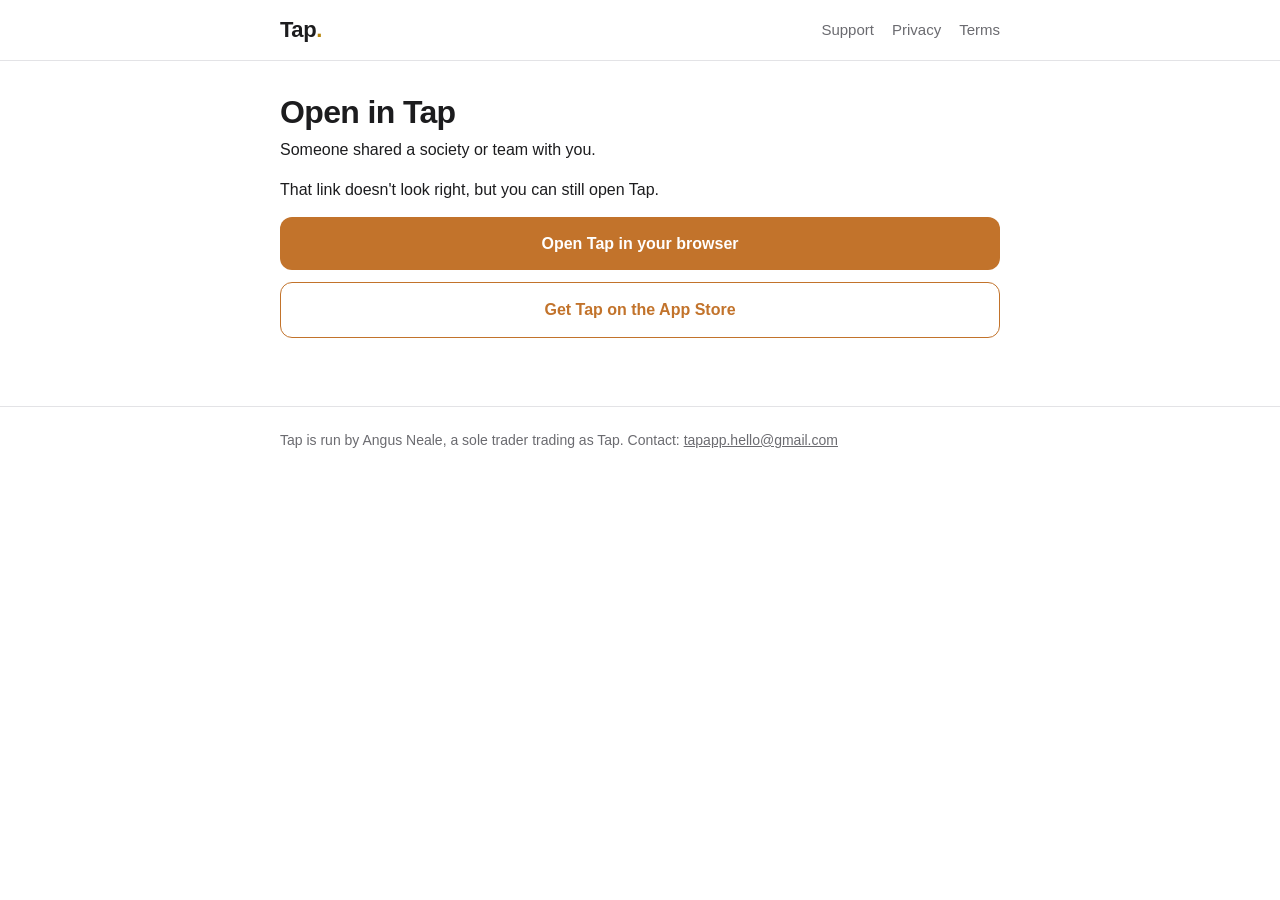
<file: society.html>
<!doctype html>
<html lang="en-GB">
<head>
<meta charset="utf-8">
<meta name="viewport" content="width=device-width,initial-scale=1">
<title>Tap: open a society</title>
<meta name="description" content="Open a society or team page in Tap.">
<meta name="robots" content="noindex">
<meta name="color-scheme" content="light dark">
<link rel="stylesheet" href="style.css">
<style>
.sbtn { display: block; text-align: center; padding: 14px 18px; border-radius: 12px; font-weight: 600; text-decoration: none; margin: 12px 0; }
.sbtn.primary { background: #C2732B; color: #fff; }
.sbtn.secondary { border: 1.5px solid #C2732B; color: #C2732B; }
.sbtn:hover { opacity: .9; }
.small { font-size: .9em; opacity: .8; }
[hidden] { display: none !important; }
</style>
</head>
<body>
<header class="site"><div class="wrap">
<a class="brand" href="./">Tap<span>.</span></a>
<nav><a href="./">Support</a><a href="privacy.html">Privacy</a><a href="terms.html">Terms</a></nav>
</div></header>
<main><div class="wrap">
<h1>Open in Tap</h1>
<p>Someone shared a society or team with you.</p>

<div id="ios" hidden>
<a class="sbtn primary" id="openApp" href="#">Open in the Tap app</a>
<a class="sbtn secondary" href="https://apps.apple.com/app/id6819763345">Get Tap on the App Store</a>
<a class="sbtn secondary" id="webIos" href="#">Use Tap in your browser instead</a>
<p class="small">Already have Tap? Tap "Open in the Tap app". Don't have it yet? Get it from the App Store, then come back to this link.</p>
</div>

<div id="other" hidden>
<p>Taking you to Tap in your browser&hellip;</p>
<a class="sbtn primary" id="webOther" href="#">Open Tap</a>
<p class="small">On Android, open it in Chrome and choose "Add to Home screen" to keep it like an app. On an iPhone? <a href="https://apps.apple.com/app/id6819763345">Get the app</a>.</p>
</div>

<div id="bad" hidden>
<p>That link doesn't look right, but you can still open Tap.</p>
<a class="sbtn primary" href="https://tap-pub-app.github.io/tap-web/">Open Tap in your browser</a>
<a class="sbtn secondary" href="https://apps.apple.com/app/id6819763345">Get Tap on the App Store</a>
</div>
</div></main>
<footer><div class="wrap">Tap is run by Angus Neale, a sole trader trading as Tap. Contact: <a href="mailto:tapapp.hello@gmail.com">tapapp.hello@gmail.com</a></div></footer>
<script>
(function () {
  var raw = new URLSearchParams(location.search).get('id') || '';
  var id = /^[0-9]{1,9}$/.test(raw) ? raw : null;
  var web = 'https://tap-pub-app.github.io/tap-web/' + (id ? '#/society/' + id : '');
  var ua = navigator.userAgent || '';
  var ios = /iPhone|iPad|iPod/.test(ua) || (navigator.platform === 'MacIntel' && navigator.maxTouchPoints > 1);
  function show(name) { document.getElementById(name).hidden = false; }
  if (!id) { show('bad'); return; }
  if (ios) {
    document.getElementById('openApp').href = 'tap://society/' + id;
    document.getElementById('webIos').href = web;
    show('ios');
  } else {
    document.getElementById('webOther').href = web;
    show('other');
    setTimeout(function () { location.replace(web); }, 1200);
  }
})();
</script>
</body>
</html>
</file>
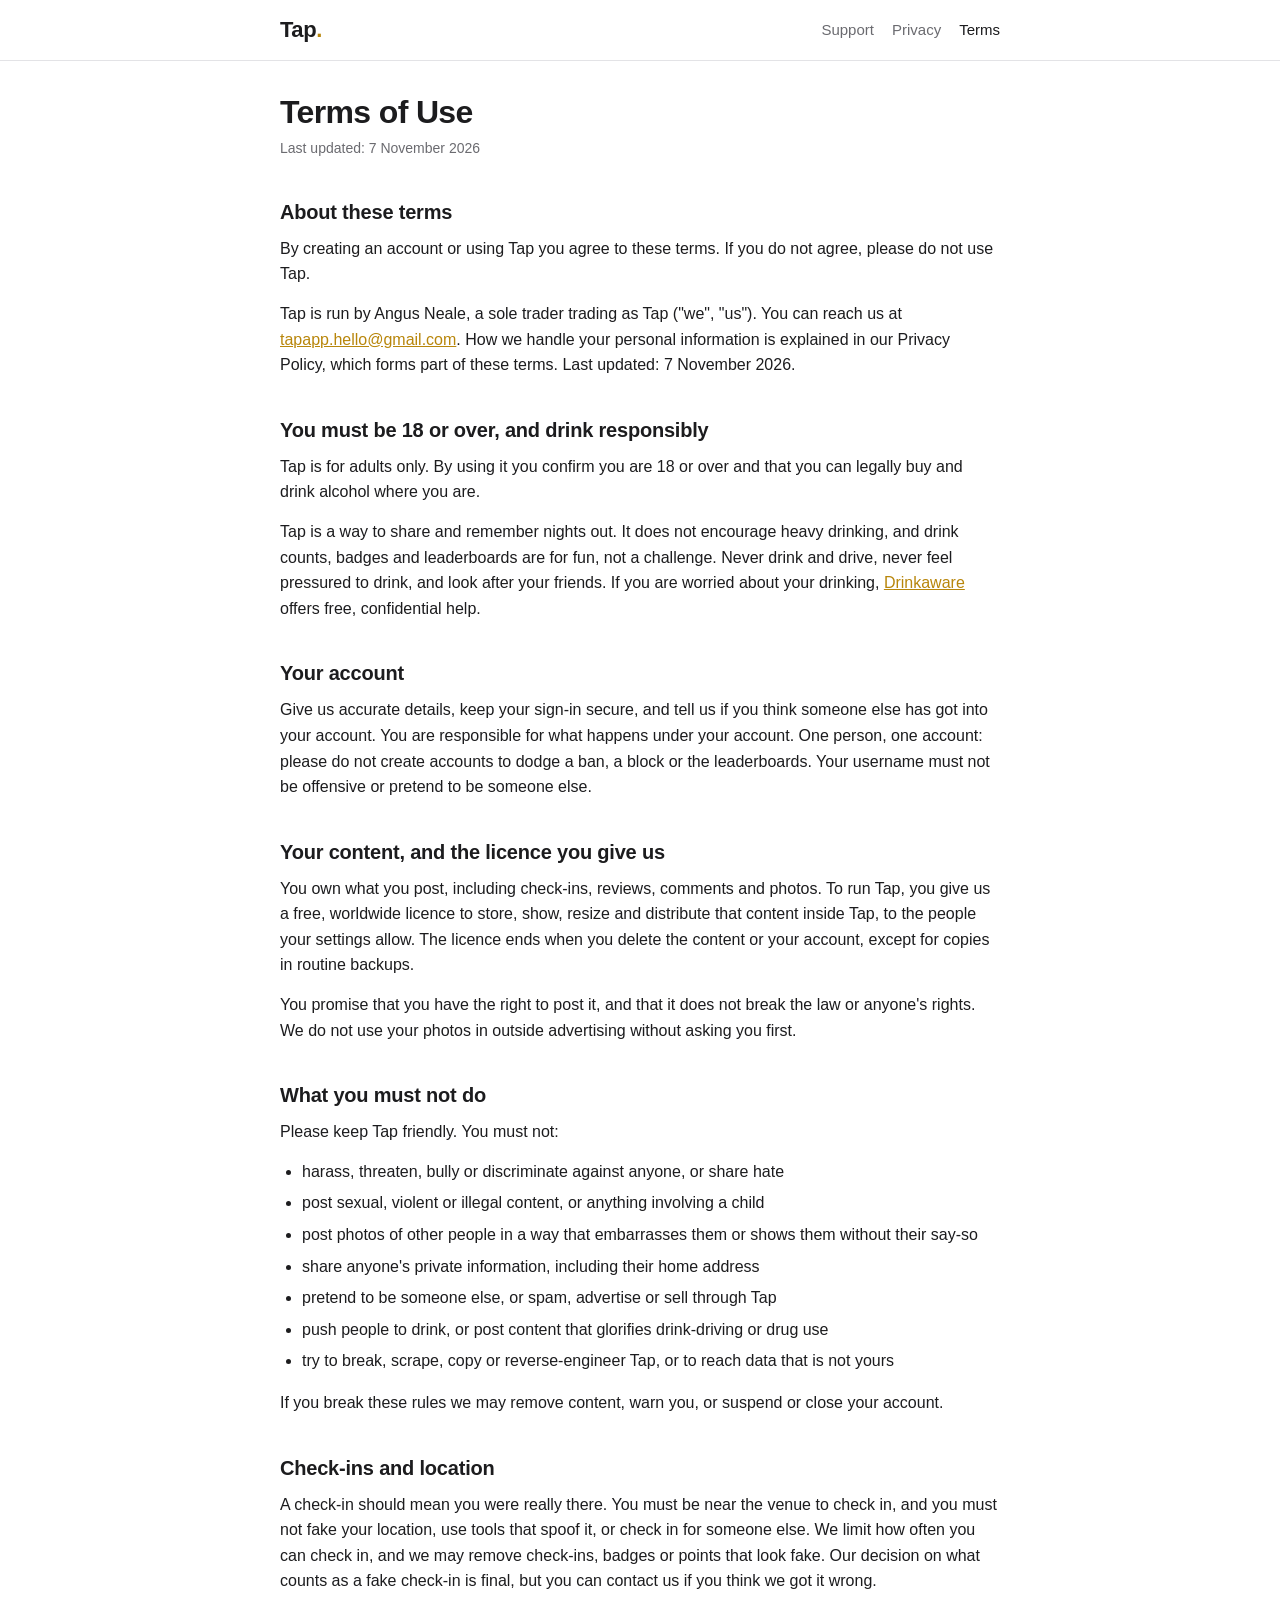
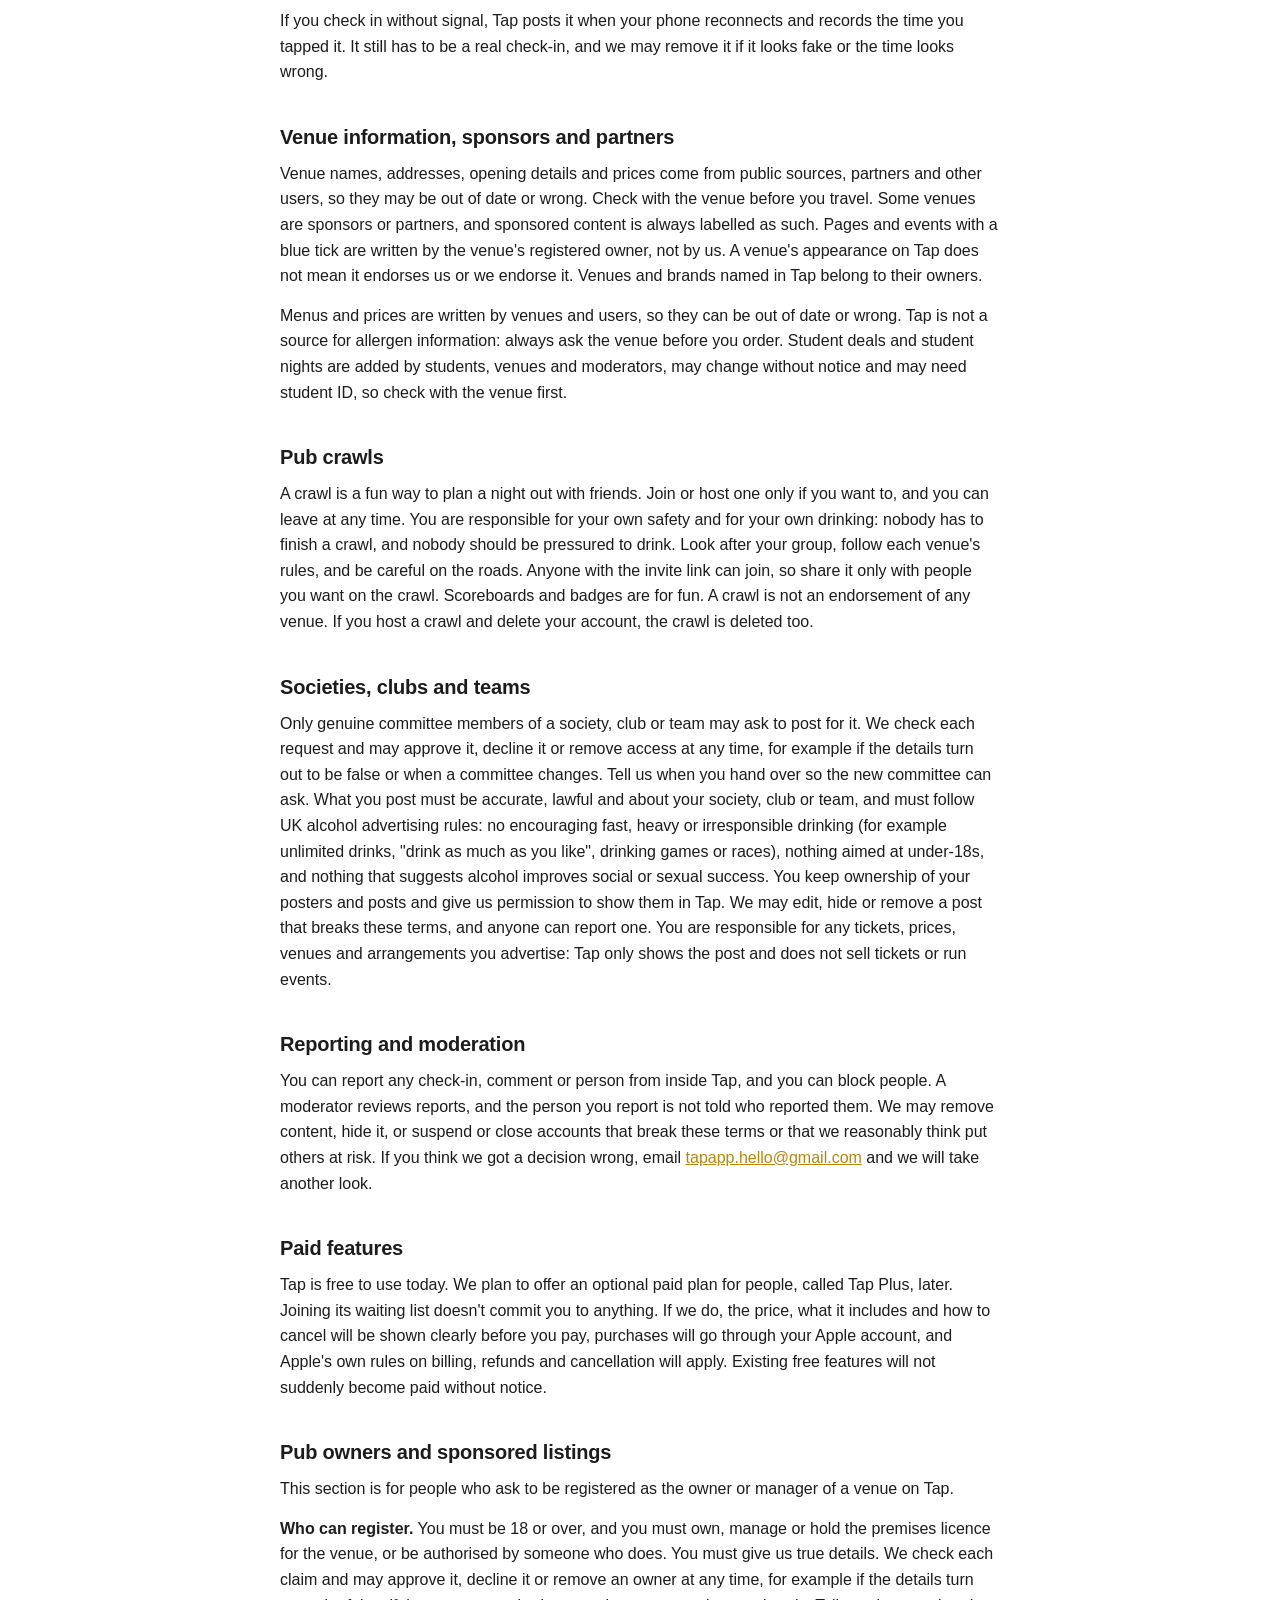
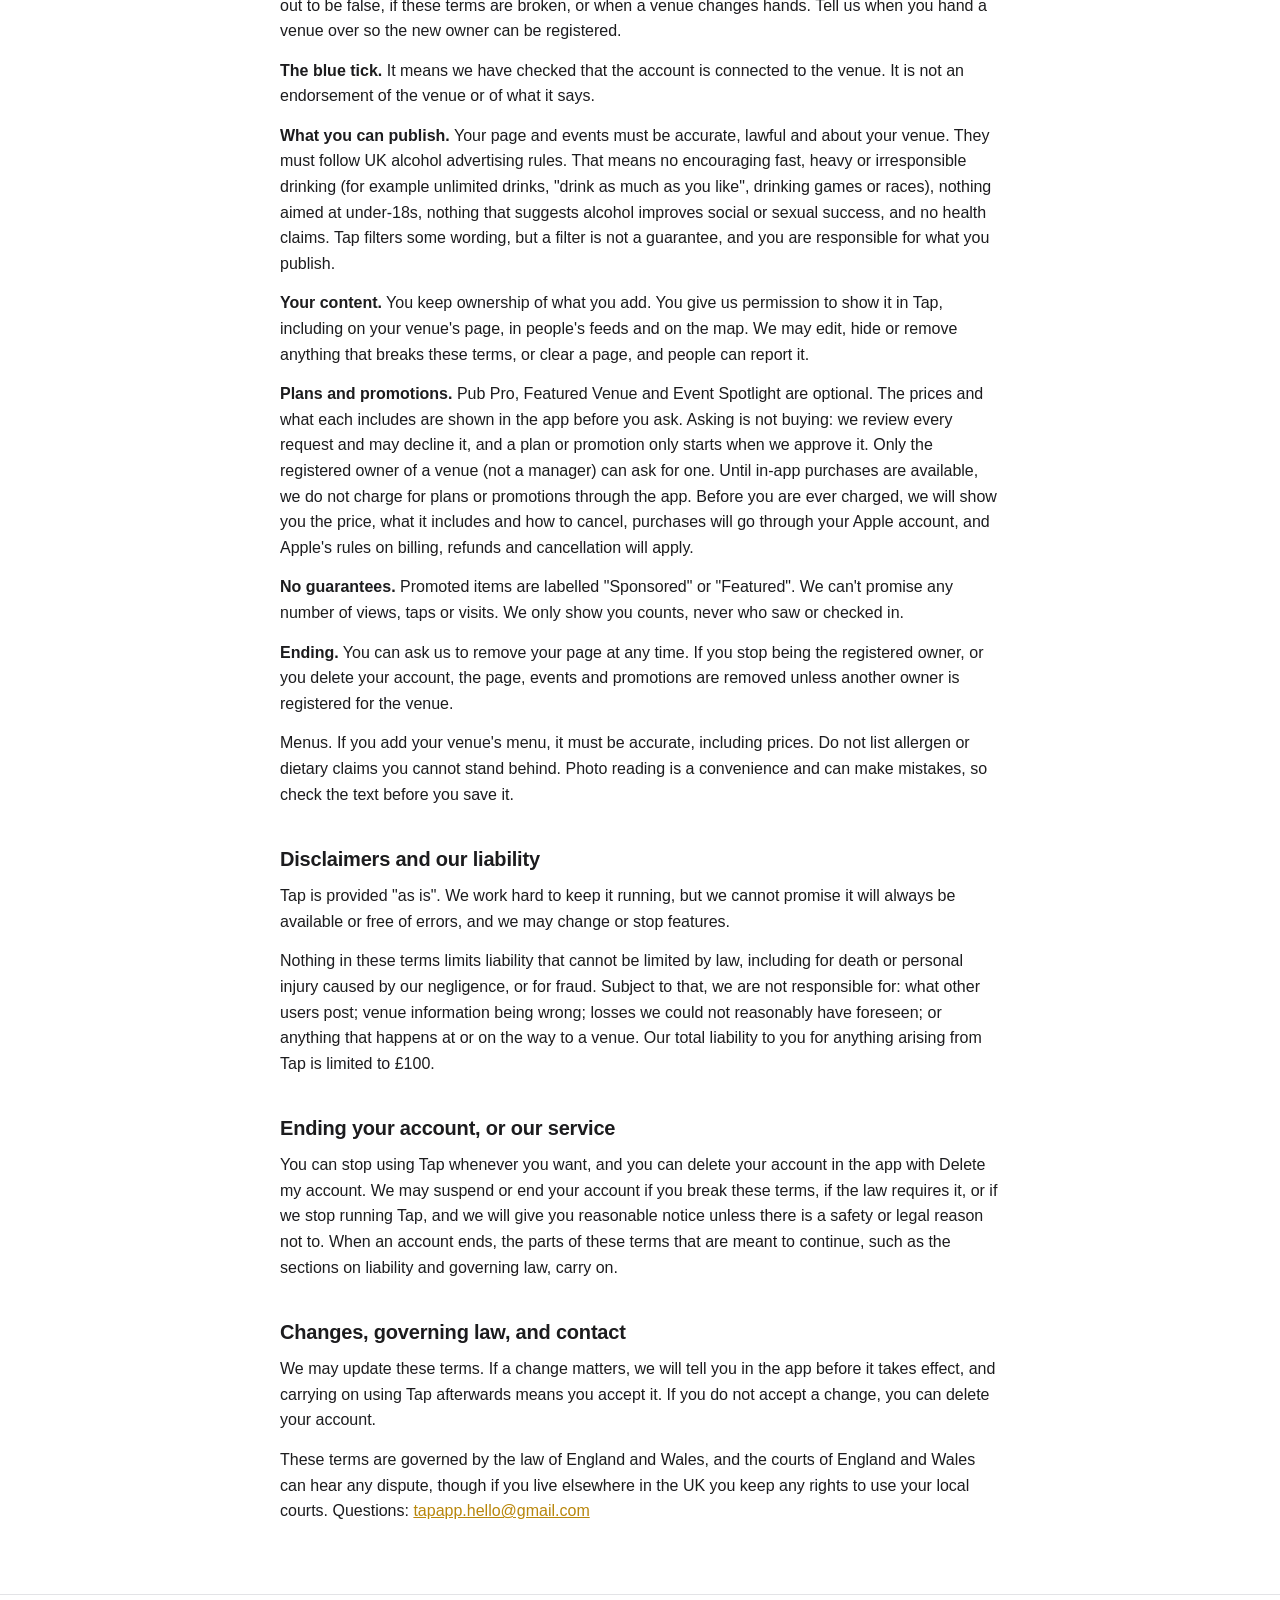
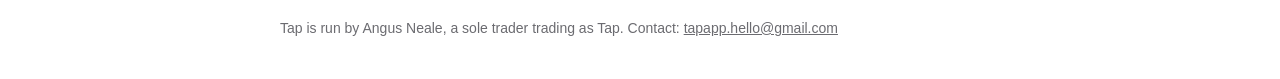
<file: terms.html>
<!doctype html>
<html lang="en-GB">
<head>
<meta charset="utf-8">
<meta name="viewport" content="width=device-width,initial-scale=1">
<title>Tap: Terms of Use</title>
<meta name="description" content="The rules for using Tap.">
<meta name="color-scheme" content="light dark">
<link rel="stylesheet" href="style.css">
</head>
<body>
<header class="site"><div class="wrap">
<a class="brand" href="./">Tap<span>.</span></a>
<nav><a href="./">Support</a><a href="privacy.html">Privacy</a><a href="terms.html" aria-current="page">Terms</a></nav>
</div></header>
<main><div class="wrap">
<h1>Terms of Use</h1>
<p class="updated">Last updated: 7 November 2026</p>
<h2>About these terms</h2>
<p>By creating an account or using Tap you agree to these terms. If you do not agree, please do not use Tap.</p>
<p>Tap is run by Angus Neale, a sole trader trading as Tap ("we", "us"). You can reach us at <a href="mailto:tapapp.hello@gmail.com">tapapp.hello@gmail.com</a>. How we handle your personal information is explained in our Privacy Policy, which forms part of these terms. Last updated: 7 November 2026.</p>
<h2>You must be 18 or over, and drink responsibly</h2>
<p>Tap is for adults only. By using it you confirm you are 18 or over and that you can legally buy and drink alcohol where you are.</p>
<p>Tap is a way to share and remember nights out. It does not encourage heavy drinking, and drink counts, badges and leaderboards are for fun, not a challenge. Never drink and drive, never feel pressured to drink, and look after your friends. If you are worried about your drinking, <a href="https://www.drinkaware.co.uk">Drinkaware</a> offers free, confidential help.</p>
<h2>Your account</h2>
<p>Give us accurate details, keep your sign-in secure, and tell us if you think someone else has got into your account. You are responsible for what happens under your account. One person, one account: please do not create accounts to dodge a ban, a block or the leaderboards. Your username must not be offensive or pretend to be someone else.</p>
<h2>Your content, and the licence you give us</h2>
<p>You own what you post, including check-ins, reviews, comments and photos. To run Tap, you give us a free, worldwide licence to store, show, resize and distribute that content inside Tap, to the people your settings allow. The licence ends when you delete the content or your account, except for copies in routine backups.</p>
<p>You promise that you have the right to post it, and that it does not break the law or anyone's rights. We do not use your photos in outside advertising without asking you first.</p>
<h2>What you must not do</h2>
<p>Please keep Tap friendly. You must not:</p>
<ul>
<li>harass, threaten, bully or discriminate against anyone, or share hate</li>
<li>post sexual, violent or illegal content, or anything involving a child</li>
<li>post photos of other people in a way that embarrasses them or shows them without their say-so</li>
<li>share anyone's private information, including their home address</li>
<li>pretend to be someone else, or spam, advertise or sell through Tap</li>
<li>push people to drink, or post content that glorifies drink-driving or drug use</li>
<li>try to break, scrape, copy or reverse-engineer Tap, or to reach data that is not yours</li>
</ul>
<p>If you break these rules we may remove content, warn you, or suspend or close your account.</p>
<h2>Check-ins and location</h2>
<p>A check-in should mean you were really there. You must be near the venue to check in, and you must not fake your location, use tools that spoof it, or check in for someone else. We limit how often you can check in, and we may remove check-ins, badges or points that look fake. Our decision on what counts as a fake check-in is final, but you can contact us if you think we got it wrong.</p>
<p>If you check in without signal, Tap posts it when your phone reconnects and records the time you tapped it. It still has to be a real check-in, and we may remove it if it looks fake or the time looks wrong.</p>
<h2>Venue information, sponsors and partners</h2>
<p>Venue names, addresses, opening details and prices come from public sources, partners and other users, so they may be out of date or wrong. Check with the venue before you travel. Some venues are sponsors or partners, and sponsored content is always labelled as such. Pages and events with a blue tick are written by the venue's registered owner, not by us. A venue's appearance on Tap does not mean it endorses us or we endorse it. Venues and brands named in Tap belong to their owners.</p>
<p>Menus and prices are written by venues and users, so they can be out of date or wrong. Tap is not a source for allergen information: always ask the venue before you order. Student deals and student nights are added by students, venues and moderators, may change without notice and may need student ID, so check with the venue first.</p>
<h2>Pub crawls</h2>
<p>A crawl is a fun way to plan a night out with friends. Join or host one only if you want to, and you can leave at any time. You are responsible for your own safety and for your own drinking: nobody has to finish a crawl, and nobody should be pressured to drink. Look after your group, follow each venue's rules, and be careful on the roads. Anyone with the invite link can join, so share it only with people you want on the crawl. Scoreboards and badges are for fun. A crawl is not an endorsement of any venue. If you host a crawl and delete your account, the crawl is deleted too.</p>
<h2>Societies, clubs and teams</h2>
<p>Only genuine committee members of a society, club or team may ask to post for it. We check each request and may approve it, decline it or remove access at any time, for example if the details turn out to be false or when a committee changes. Tell us when you hand over so the new committee can ask. What you post must be accurate, lawful and about your society, club or team, and must follow UK alcohol advertising rules: no encouraging fast, heavy or irresponsible drinking (for example unlimited drinks, "drink as much as you like", drinking games or races), nothing aimed at under-18s, and nothing that suggests alcohol improves social or sexual success. You keep ownership of your posters and posts and give us permission to show them in Tap. We may edit, hide or remove a post that breaks these terms, and anyone can report one. You are responsible for any tickets, prices, venues and arrangements you advertise: Tap only shows the post and does not sell tickets or run events.</p>
<h2>Reporting and moderation</h2>
<p>You can report any check-in, comment or person from inside Tap, and you can block people. A moderator reviews reports, and the person you report is not told who reported them. We may remove content, hide it, or suspend or close accounts that break these terms or that we reasonably think put others at risk. If you think we got a decision wrong, email <a href="mailto:tapapp.hello@gmail.com">tapapp.hello@gmail.com</a> and we will take another look.</p>
<h2>Paid features</h2>
<p>Tap is free to use today. We plan to offer an optional paid plan for people, called Tap Plus, later. Joining its waiting list doesn't commit you to anything. If we do, the price, what it includes and how to cancel will be shown clearly before you pay, purchases will go through your Apple account, and Apple's own rules on billing, refunds and cancellation will apply. Existing free features will not suddenly become paid without notice.</p>
<h2>Pub owners and sponsored listings</h2>
<p>This section is for people who ask to be registered as the owner or manager of a venue on Tap.</p>
<p><strong>Who can register.</strong> You must be 18 or over, and you must own, manage or hold the premises licence for the venue, or be authorised by someone who does. You must give us true details. We check each claim and may approve it, decline it or remove an owner at any time, for example if the details turn out to be false, if these terms are broken, or when a venue changes hands. Tell us when you hand a venue over so the new owner can be registered.</p>
<p><strong>The blue tick.</strong> It means we have checked that the account is connected to the venue. It is not an endorsement of the venue or of what it says.</p>
<p><strong>What you can publish.</strong> Your page and events must be accurate, lawful and about your venue. They must follow UK alcohol advertising rules. That means no encouraging fast, heavy or irresponsible drinking (for example unlimited drinks, "drink as much as you like", drinking games or races), nothing aimed at under-18s, nothing that suggests alcohol improves social or sexual success, and no health claims. Tap filters some wording, but a filter is not a guarantee, and you are responsible for what you publish.</p>
<p><strong>Your content.</strong> You keep ownership of what you add. You give us permission to show it in Tap, including on your venue's page, in people's feeds and on the map. We may edit, hide or remove anything that breaks these terms, or clear a page, and people can report it.</p>
<p><strong>Plans and promotions.</strong> Pub Pro, Featured Venue and Event Spotlight are optional. The prices and what each includes are shown in the app before you ask. Asking is not buying: we review every request and may decline it, and a plan or promotion only starts when we approve it. Only the registered owner of a venue (not a manager) can ask for one. Until in-app purchases are available, we do not charge for plans or promotions through the app. Before you are ever charged, we will show you the price, what it includes and how to cancel, purchases will go through your Apple account, and Apple's rules on billing, refunds and cancellation will apply.</p>
<p><strong>No guarantees.</strong> Promoted items are labelled "Sponsored" or "Featured". We can't promise any number of views, taps or visits. We only show you counts, never who saw or checked in.</p>
<p><strong>Ending.</strong> You can ask us to remove your page at any time. If you stop being the registered owner, or you delete your account, the page, events and promotions are removed unless another owner is registered for the venue.</p>
<p>Menus. If you add your venue's menu, it must be accurate, including prices. Do not list allergen or dietary claims you cannot stand behind. Photo reading is a convenience and can make mistakes, so check the text before you save it.</p>
<h2>Disclaimers and our liability</h2>
<p>Tap is provided "as is". We work hard to keep it running, but we cannot promise it will always be available or free of errors, and we may change or stop features.</p>
<p>Nothing in these terms limits liability that cannot be limited by law, including for death or personal injury caused by our negligence, or for fraud. Subject to that, we are not responsible for: what other users post; venue information being wrong; losses we could not reasonably have foreseen; or anything that happens at or on the way to a venue. Our total liability to you for anything arising from Tap is limited to £100.</p>
<h2>Ending your account, or our service</h2>
<p>You can stop using Tap whenever you want, and you can delete your account in the app with Delete my account. We may suspend or end your account if you break these terms, if the law requires it, or if we stop running Tap, and we will give you reasonable notice unless there is a safety or legal reason not to. When an account ends, the parts of these terms that are meant to continue, such as the sections on liability and governing law, carry on.</p>
<h2>Changes, governing law, and contact</h2>
<p>We may update these terms. If a change matters, we will tell you in the app before it takes effect, and carrying on using Tap afterwards means you accept it. If you do not accept a change, you can delete your account.</p>
<p>These terms are governed by the law of England and Wales, and the courts of England and Wales can hear any dispute, though if you live elsewhere in the UK you keep any rights to use your local courts. Questions: <a href="mailto:tapapp.hello@gmail.com">tapapp.hello@gmail.com</a></p>
</div></main>
<footer><div class="wrap">Tap is run by Angus Neale, a sole trader trading as Tap. Contact: <a href="mailto:tapapp.hello@gmail.com">tapapp.hello@gmail.com</a></div></footer>
</body>
</html>
</file>
<file: style.css>
:root{--bg:#ffffff;--fg:#1c1c1e;--muted:#6b6b70;--accent:#b8860b;--line:#e3e3e6;--card:#f6f6f8}
@media (prefers-color-scheme:dark){:root{--bg:#121214;--fg:#f2f2f4;--muted:#a0a0a8;--accent:#e0b04a;--line:#2e2e33;--card:#1b1b1f}}
*{box-sizing:border-box}
html{-webkit-text-size-adjust:100%}
body{margin:0;background:var(--bg);color:var(--fg);font:16px/1.6 -apple-system,BlinkMacSystemFont,"Segoe UI",Roboto,Helvetica,Arial,sans-serif}
header.site{border-bottom:1px solid var(--line)}
.wrap{max-width:760px;margin:0 auto;padding:0 20px}
header.site .wrap{display:flex;align-items:center;justify-content:space-between;height:60px}
.brand{font-weight:800;font-size:22px;letter-spacing:-.02em;color:var(--fg);text-decoration:none}
.brand span{color:var(--accent)}
nav a{color:var(--muted);text-decoration:none;margin-left:18px;font-size:15px}
nav a:hover,nav a[aria-current]{color:var(--fg)}
main{padding:32px 0 56px}
h1{font-size:32px;line-height:1.2;letter-spacing:-.02em;margin:0 0 6px}
.updated{color:var(--muted);margin:0 0 28px;font-size:14px}
h2{font-size:20px;margin:36px 0 8px;letter-spacing:-.01em}
p{margin:0 0 14px}
ul{margin:0 0 16px;padding-left:22px}li{margin-bottom:6px}
a{color:var(--accent)}
.tablewrap{overflow-x:auto;margin:6px 0 18px;border:1px solid var(--line);border-radius:10px}
table{border-collapse:collapse;width:100%;min-width:520px;font-size:14.5px}
th,td{text-align:left;vertical-align:top;padding:10px 12px;border-bottom:1px solid var(--line)}
th{background:var(--card);font-weight:650}
tr:last-child td{border-bottom:0}
.card{background:var(--card);border:1px solid var(--line);border-radius:12px;padding:18px 20px;margin:0 0 16px}
.card h3{margin:0 0 6px;font-size:17px}.card p{margin:0}
h3.q{font-size:17px;margin:22px 0 4px}
footer{border-top:1px solid var(--line);color:var(--muted);font-size:14px;padding:22px 0 40px}
footer a{color:var(--muted)}
</file>
